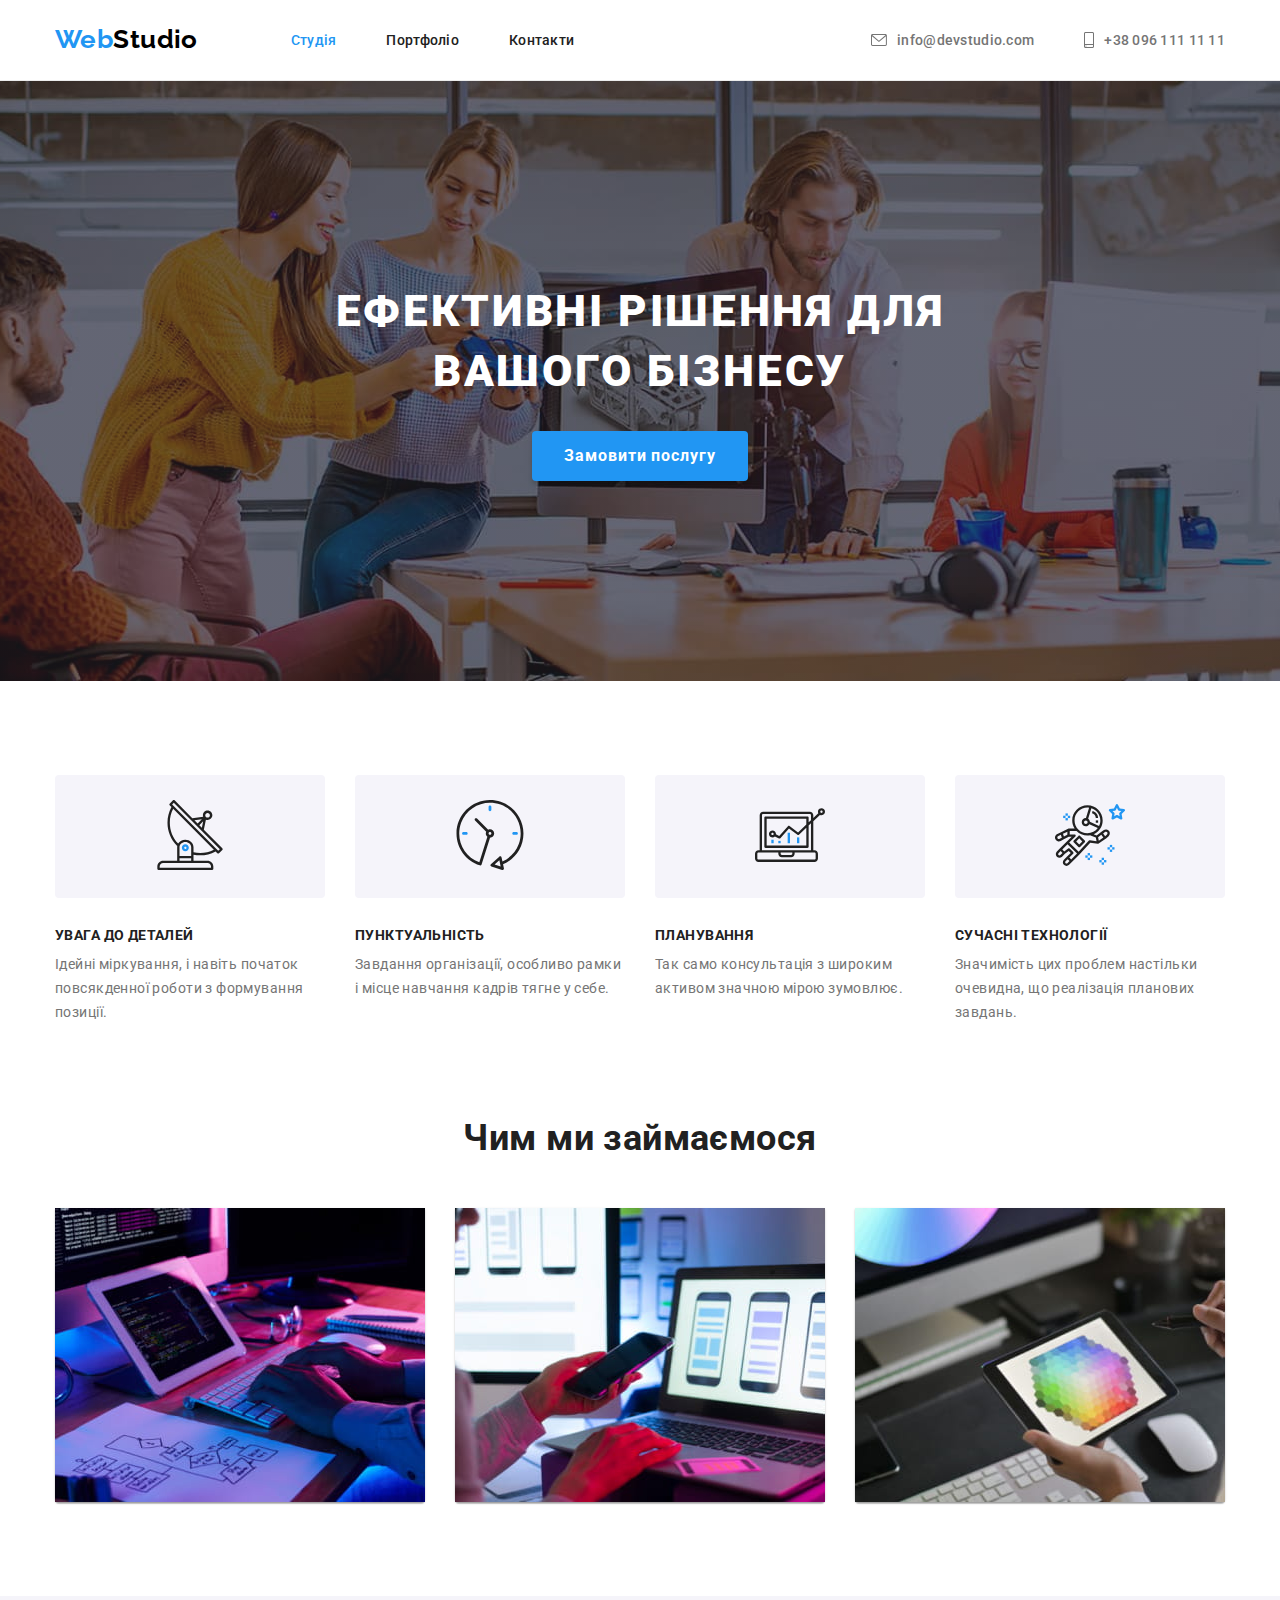
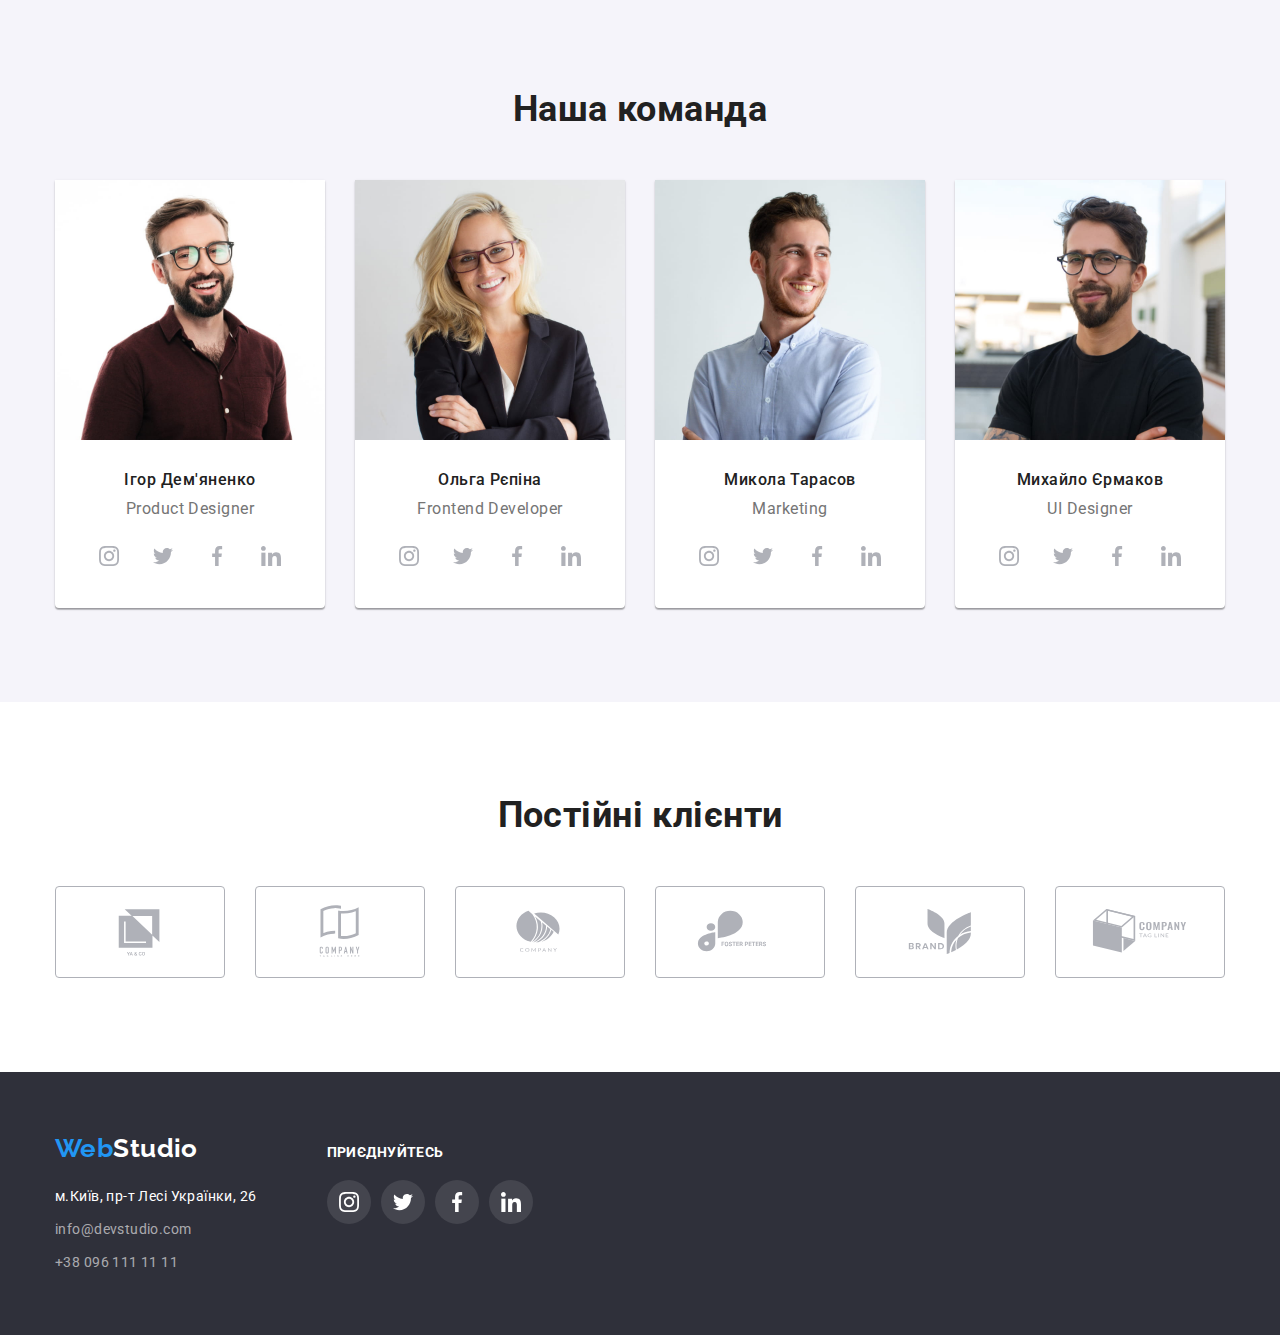
<file: index.html>
<!DOCTYPE html>
<html lang="uk">
  <head>
    <meta charset="UTF-8" />
    <meta http-equiv="X-UA-Compatible" content="IE=edge" />
    <meta name="viewport" content="width=device-width, initial-scale=1.0" />
    <title lang="en">WebStudio</title>
    <!--Custom styles-->
    <link
      rel="stylesheet"
      href="https://cdnjs.cloudflare.com/ajax/libs/modern-normalize/1.1.0/modern-normalize.min.css"
    />
    <link rel="stylesheet" href="./css/styles.css" />
    <link
      href="https://fonts.googleapis.com/css2?family=Oleo+Script&family=Raleway:wght@700&family=Roboto:wght@400;500;700;900&display=swap"
      rel="stylesheet"
    />
  </head>
  <body>
    <header class="page-header">
      <div class="container">
        <div class="nav">
        <nav  class="nav">
          <a class="logo-blue" href="index.html">Web<span class="logo-black">Studio</span></a>
          <ul class="nav-list">
            <li class="item"><a class="nav-link-current" href="index.html">Студія</a></li>
            <li class="item"><a class="nav-link" href="portfolio.html">Портфоліо</a></li>
            <li class="item"><a class="nav-link" href="index.html">Контакти</a></li>
          </ul>
        </nav>
        <div class="contant-nav">
          <a class="contact-link" href="mailto:info@devstudio.com">
            <svg class="contacts-icon" width="16" height="12">
              <use href="./images/icons/icons.svg#icon-envelope"></use>
            </svg>
            info@devstudio.com</a>
          <a class="contact-link" href="tel:+380961111111">
            <svg class="contacts-icon" width="10" height="16">
              <use href="./images/icons/icons.svg#icon-smartphone"></use>
            </svg>
            +38 096 111 11 11</a>
        </div>
      </div>
    </div>
    </header>
    <main>
      <!--Head-->
      <section class="cover">
       <div class="container">
        <h1 class="hero-title">Ефективні рішення для вашого бізнесу</h1>
        <button class="button" type="button">Замовити послугу</button>
      </div>
      </section>
      <!--Work-->
      <section class="work">
        <h2 class="visually-hidden">Переваги</h2>
        <div class="container">
        <ul class="list-features">
          <li>
            <div class="features-icon-list">
            <svg class="features-icon" width="70" height="70">
              <use href="./images/icons/icons.svg#icon-antenna"></use>
            </svg>
          </div>
            <h3 class="features-name">увага до деталей</h3>
            <p class="features-text"
              >Ідейні міркування, і навіть початок повсякденної роботи з формування позиції.</p
            >
          </li>
          <li>
            <div class="features-icon-list">
              <svg class="features-icon" width="70" height="70">
                <use href="./images/icons/icons.svg#icon-clock"></use>
              </svg>
            </div>
            <h3 class="features-name">пунктуальність</h3>
            <p class="features-text"
              >Завдання організації, особливо рамки і місце навчання кадрів тягне у себе.</p
            >
          </li>
          <li>
            <div class="features-icon-list">
              <svg class="features-icon" width="70" height="70">
                <use href="./images/icons/icons.svg#icon-diagram"></use>
              </svg>
            </div>
            <h3 class="features-name">планування</h3>
            <p class="features-text"
              >Так само консультація з широким активом значною мірою зумовлює.</p
            >
          </li>
          <li>
            <div class="features-icon-list">
              <svg class="features-icon" width="70" height="70">
                <use href="./images/icons/icons.svg#icon-astronaut"></use>
              </svg>
            </div>
            <h3 class="features-name">сучасні технології</h3>
            <p class="features-text"
              >Значимість цих проблем настільки очевидна, що реалізація планових завдань.</p
            >
          </li>
        </ul>
      </div>
      </section>
      <section class="section-we-doing">
        <div class="container">
        <h2 class="section-head">Чим ми займаємося</h2>
        <ul class="img-list">
          <li class="img-item"
            ><img
              src="./images/work/box1.jpg"
              alt="man typing on a keyboard"
              width="370"
              height="294"
          /></li>
          <li class="img-item"
            ><img
              src="./images/work/box2.jpg"
              alt="smartphone and laptop synchronization"
              width="370"
              height="294"
          /></li>
          <li class="img-item"
            ><img src="./images/work/box3.jpg" alt="colors on tablet" width="370" height="294"
          /></li>
        </ul>
      </div>
      </section>
      <!--Team-->
      <section class="team">
        <div class="container">
        <h2 class="section-head">Наша команда</h2>
        <ul class="team-img-list">
          <li class="team-card">
            <img
              src="./images/team/team-card-1.jpg"
              alt="Igor Demyanenko"
              width="270"
              height="260"
            />
            <div class="name-skill-item">
            <h3 class="name-item">Ігор Дем'яненко</h3>
            <p class="skill-item">Product Designer</p>
            <ul class="socials list">
              <li class="socials-item">
                <a
                  class="socials-link"
                  href="https://instagram.com"
                  target="_blank"
                  rel="noopener noreferrer"
                  aria-label="Instagram"
                >
                  <svg class="socials-icon" width="20" height="20">
                    <use href="./images/icons/icons.svg#icon-instagram"></use>
                  </svg>
                </a>
              </li>
              <li class="socials-item">
                <a
                  class="socials-link"
                  href="https://twitter.com"
                  aria-label="Twitter"
                  target="_blank"
                  rel="noopener noreferrer"
                >
                  <svg class="socials-icon" width="20" height="20">
                    <use href="./images/icons/icons.svg#icon-twitter"></use>
                  </svg>
                </a>
              </li>
              <li class="socials-item">
                <a
                  class="socials-link"
                  href="https://facebook.com"
                  aria-label="Facebook"
                  target="_blank"
                  rel="noopener noreferrer"
                >
                  <svg class="socials-icon" width="20" height="20">
                    <use href="./images/icons/icons.svg#icon-facebook"></use>
                  </svg>
                </a>
              </li>
              <li class="socials-item">
                <a
                  class="socials-link"
                  href="https://linkedin.com"
                  aria-label="LinkedIn"
                  target="_blank"
                  rel="noopener noreferrer"
                >
                  <svg class="socials-icon" width="20" height="20">
                    <use href="./images/icons/icons.svg#icon-linkedin"></use>
                  </svg>
                </a>
              </li>
            </ul>
          </div>
          </li>
          <li class="team-card">
            <img src="./images/team/team-card-2.jpg" alt="Olga Repina" width="270" height="260" />
            <div class="name-skill-item">
            <h3 class="name-item">Ольга Рєпіна</h3>
            <p class="skill-item">Frontend Developer</p>
            <ul class="socials list">
              <li class="socials-item">
                <a
                  class="socials-link link"
                  href="https://instagram.com"
                  target="_blank"
                  rel="noopener noreferrer"
                  aria-label="Instagram"
                >
                  <svg class="socials-icon" width="20" height="20">
                    <use href="./images/icons/icons.svg#icon-instagram"></use>
                  </svg>
                </a>
              </li>
              <li class="socials-item">
                <a
                  class="socials-link link"
                  href="https://twitter.com"
                  aria-label="Twitter"
                  target="_blank"
                  rel="noopener noreferrer"
                >
                  <svg class="socials-icon" width="20" height="20">
                    <use href="./images/icons/icons.svg#icon-twitter"></use>
                  </svg>
                </a>
              </li>
              <li class="socials-item">
                <a
                  class="socials-link link"
                  href="https://facebook.com"
                  aria-label="Facebook"
                  target="_blank"
                  rel="noopener noreferrer"
                >
                  <svg class="socials-icon" width="20" height="20">
                    <use href="./images/icons/icons.svg#icon-facebook"></use>
                  </svg>
                </a>
              </li>
              <li class="socials-item">
                <a
                  class="socials-link link"
                  href="https://linkedin.com"
                  aria-label="LinkedIn"
                  target="_blank"
                  rel="noopener noreferrer"
                >
                  <svg class="socials-icon" width="20" height="20">
                    <use href="./images/icons/icons.svg#icon-linkedin"></use>
                  </svg>
                </a>
              </li>
            </ul>
          </li>
          <li class="team-card">
            <img
              src="./images/team/team-card-3.jpg"
              alt="Mikola Tarasov"
              width="270"
              height="260"
            />
            <div class="name-skill-item">
            <h3 class="name-item">Микола Тарасов</h3>
            <p class="skill-item">Marketing</p>
            <ul class="socials list">
              <li class="socials-item">
                <a
                  class="socials-link link"
                  href="https://instagram.com"
                  target="_blank"
                  rel="noopener noreferrer"
                  aria-label="Instagram"
                >
                  <svg class="socials-icon" width="20" height="20">
                    <use href="./images/icons/icons.svg#icon-instagram"></use>
                  </svg>
                </a>
              </li>
              <li class="socials-item">
                <a
                  class="socials-link link"
                  href="https://twitter.com"
                  aria-label="Twitter"
                  target="_blank"
                  rel="noopener noreferrer"
                >
                  <svg class="socials-icon" width="20" height="20">
                    <use href="./images/icons/icons.svg#icon-twitter"></use>
                  </svg>
                </a>
              </li>
              <li class="socials-item">
                <a
                  class="socials-link link"
                  href="https://facebook.com"
                  aria-label="Facebook"
                  target="_blank"
                  rel="noopener noreferrer"
                >
                  <svg class="socials-icon" width="20" height="20">
                    <use href="./images/icons/icons.svg#icon-facebook"></use>
                  </svg>
                </a>
              </li>
              <li class="socials-item">
                <a
                  class="socials-link link"
                  href="https://linkedin.com"
                  aria-label="LinkedIn"
                  target="_blank"
                  rel="noopener noreferrer"
                >
                  <svg class="socials-icon" width="20" height="20">
                    <use href="./images/icons/icons.svg#icon-linkedin"></use>
                  </svg>
                </a>
              </li>
            </ul>
          </div>
          </li>
          <li class="team-card">
            <img
              src="./images/team/team-card-4.jpg"
              alt="Mikhailo Yermakov"
              width="270"
              height="260"
            />
            <div class="name-skill-item">
            <h3 class="name-item">Михайло Єрмаков</h3>
            <p class="skill-item">UI Designer</p>
            <ul class="socials list">
              <li class="socials-item">
                <a
                  class="socials-link link"
                  href="https://instagram.com"
                  target="_blank"
                  rel="noopener noreferrer"
                  aria-label="Instagram"
                >
                  <svg class="socials-icon" width="20" height="20">
                    <use href="./images/icons/icons.svg#icon-instagram"></use>
                  </svg>
                </a>
              </li>
              <li class="socials-item">
                <a
                  class="socials-link link"
                  href="https://twitter.com"
                  aria-label="Twitter"
                  target="_blank"
                  rel="noopener noreferrer"
                >
                  <svg class="socials-icon" width="20" height="20">
                    <use href="./images/icons/icons.svg#icon-twitter"></use>
                  </svg>
                </a>
              </li>
              <li class="socials-item">
                <a
                  class="socials-link link"
                  href="https://facebook.com"
                  aria-label="Facebook"
                  target="_blank"
                  rel="noopener noreferrer"
                >
                  <svg class="socials-icon" width="20" height="20">
                    <use href="./images/icons/icons.svg#icon-facebook"></use>
                  </svg>
                </a>
              </li>
              <li class="socials-item">
                <a
                  class="socials-link link"
                  href="https://linkedin.com"
                  aria-label="LinkedIn"
                  target="_blank"
                  rel="noopener noreferrer"
                >
                  <svg class="socials-icon" width="20" height="20">
                    <use href="./images/icons/icons.svg#icon-linkedin"></use>
                  </svg>
                </a>
              </li>
            </ul>
          </div>
          </li>
        </ul>
      </div>
      </section>
      <!-- Clients -->
      <section class="clients-section">
        <div class="container">
        <h2 class="section-head clients">Постійні клієнти</h2>
        <ul class="section-clients list">
          <li><a class="clients-icon-list" href="index.html" target="_blank"
            rel="noopener noreferrer">
            <svg class="clients-icon" width="106" height="60">
              <use href="./images/icons/icons.svg#icon-Client-1"></use>
            </svg></a>
          </li>
          <li><a class="clients-icon-list" href="index.html" target="_blank"
            rel="noopener noreferrer">
            <svg class="clients-icon" width="106" height="60">
              <use href="./images/icons/icons.svg#icon-Client-2"></use>
            </svg></a>
          </li>
          <li><a class="clients-icon-list" href="index.html" target="_blank"
            rel="noopener noreferrer">
            <svg class="clients-icon" width="106" height="60">
              <use href="./images/icons/icons.svg#icon-Client-3"></use>
            </svg></a>
          </li>
          <li><a class="clients-icon-list" href="index.html" target="_blank"
            rel="noopener noreferrer">
            <svg class="clients-icon" width="106" height="60">
              <use href="./images/icons/icons.svg#icon-Client-4"></use>
            </svg></a>
          </li>
          <li><a class="clients-icon-list" href="index.html" target="_blank"
            rel="noopener noreferrer">
            <svg class="clients-icon" width="106" height="60">
              <use href="./images/icons/icons.svg#icon-Client-5"></use>
            </svg></a>
          </li>
          <li><a class="clients-icon-list" href="index.html" target="_blank"
            rel="noopener noreferrer">
            <svg class="clients-icon" width="106" height="60">
              <use href="./images/icons/icons.svg#icon-Client-6"></use>
            </svg></a>
          </li>
        </ul>
      </div>
      </section>
    </main>
    <footer class="footer-item">
      <div class="container footer-group">
      <div class="logo-footer">
        <a href="index.html" class="logo-blue"
          >Web<span class="logo-white">Studio</span></a
        >
        <address class="address">
          <ul class="address-list list">
            <li class="address-item">
              <a
                class="address-place"
                href="https://goo.gl/maps/5dyNqoqy7dvXmAK19"
                target="_blank"
                rel="noopener nofollow"
                >м.Київ, пр-т Лесі Українки, 26</a
              >
            </li>
            <li class="address-item">
              <a class="address-contact" href="mailto:info@devstudio.com">info@devstudio.com</a>
            </li>
            <li class="address-item">
              <a class="address-contact" href="tel:+380961111111">+38 096 111 11 11</a>
            </li>
          </ul>
        </address>
      </div>
   <div class="socials-block">
    <p class="come-over">приєднуйтесь</p>
    <ul class="footer-socials list">
      <li class="footer-socials-item">
        <a
          class="footer-socials-link"
          href="https://instagram.com"
          target="_blank"
          rel="noopener noreferrer"
          aria-label="Instagram"
        >
          <svg class="footer-socials-icon" width="20" height="20">
            <use href="./images/icons/icons.svg#icon-instagram"></use>
          </svg>
        </a>
      </li>
      <li class="footer-socials-item">
        <a
          class="footer-socials-link"
          href="https://twitter.com"
          aria-label="Twitter"
          target="_blank"
          rel="noopener noreferrer"
        >
          <svg class="footer-socials-icon" width="20" height="20">
            <use href="./images/icons/icons.svg#icon-twitter"></use>
          </svg>
        </a>
      </li>
      <li class="footer-socials-item">
        <a
          class="footer-socials-link"
          href="https://facebook.com"
          aria-label="Facebook"
          target="_blank"
          rel="noopener noreferrer"
        >
          <svg class="footer-socials-icon" width="20" height="20">
            <use href="./images/icons/icons.svg#icon-facebook"></use>
          </svg>
        </a>
      </li>
      <li class="footer-socials-item">
        <a
          class="footer-socials-link"
          href="https://linkedin.com"
          aria-label="LinkedIn"
          target="_blank"
          rel="noopener noreferrer"
        >
          <svg class="footer-socials-icon" width="20" height="20">
            <use href="./images/icons/icons.svg#icon-linkedin"></use>
          </svg>
        </a>
      </li>
    </ul>
   </div>
  </div>
    </footer>
  </body>
</html>
</file>
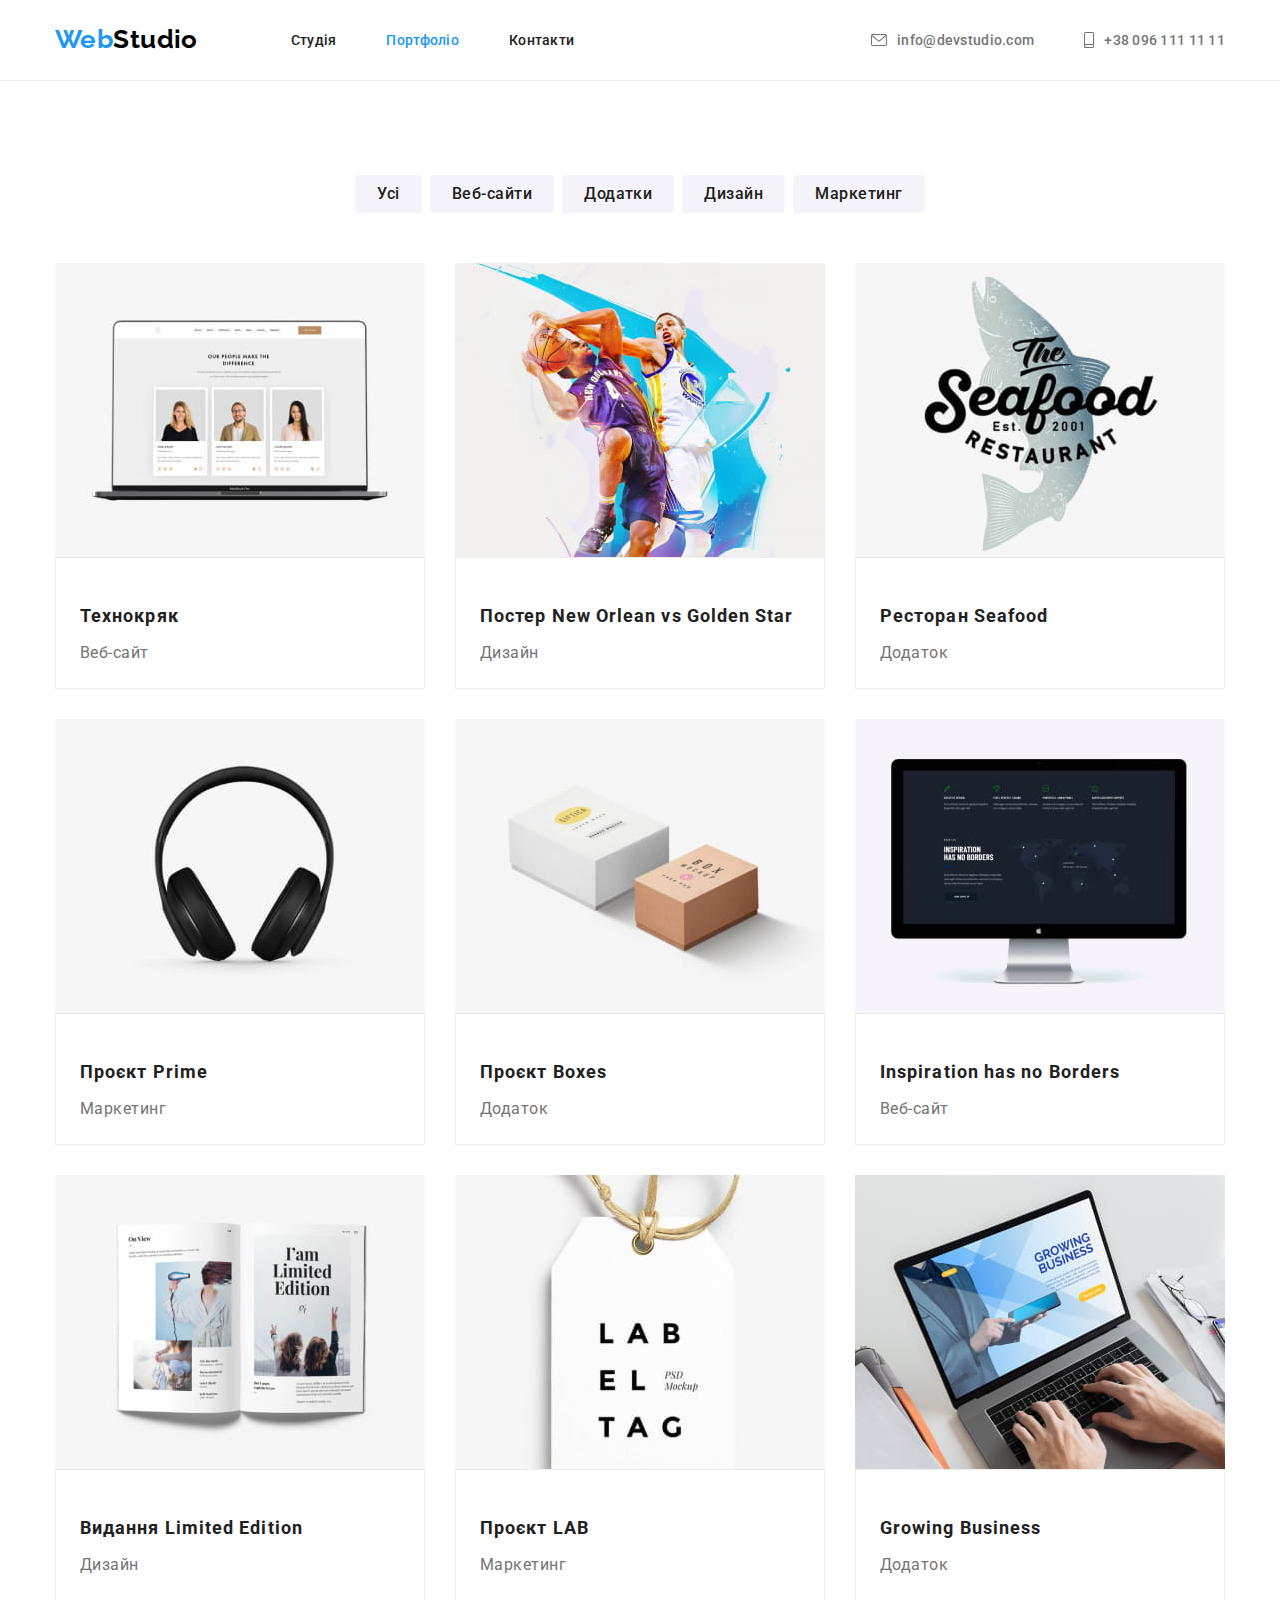
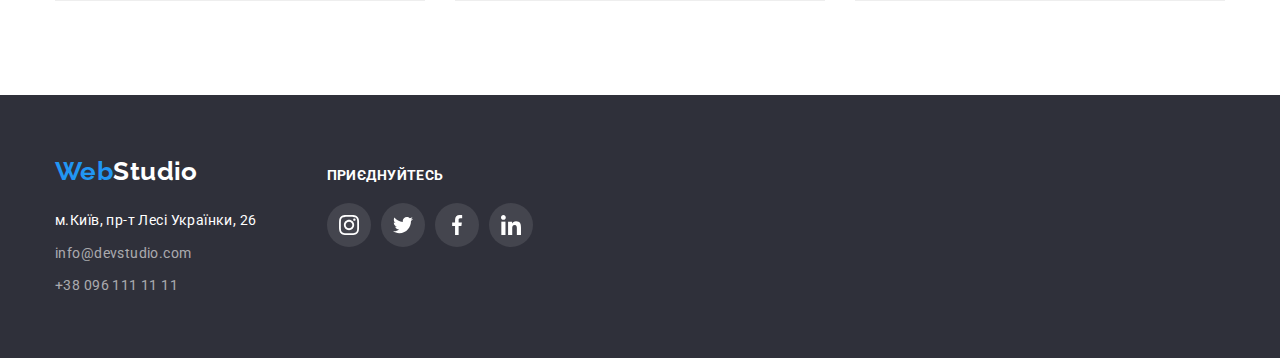
<file: portfolio.html>
<!DOCTYPE html>
<html lang="uk">
  <head>
    <meta charset="UTF-8" />
    <meta http-equiv="X-UA-Compatible" content="IE=edge" />
    <meta name="viewport" content="width=device-width, initial-scale=1.0" />
    <title lang="en">WebStudio</title>
    <!--Custom styles-->
    <link
      rel="stylesheet"
      href="https://cdnjs.cloudflare.com/ajax/libs/modern-normalize/1.1.0/modern-normalize.min.css"
    />
    <link rel="stylesheet" href="./css/styles.css" />
    <link
      href="https://fonts.googleapis.com/css2?family=Oleo+Script&family=Raleway:wght@700&family=Roboto:wght@400;500;700;900&display=swap"
      rel="stylesheet"
    />
  </head>
  <body>
    <header class="page-header">
      <div class="container">
        <div class="nav">
          <nav class="nav">
            <a class="logo-blue" href="index.html">Web<span class="logo-black">Studio</span></a>
            <ul class="nav-list">
              <li class="item"><a class="nav-link" href="index.html">Студія</a></li>
              <li class="item"><a class="nav-link-current" href="portfolio.html">Портфоліо</a></li>
              <li class="item"><a class="nav-link" href="index.html">Контакти</a></li>
            </ul>
          </nav>
          <div class="contant-nav">
            <a class="contact-link" href="mailto:info@devstudio.com">
              <svg class="contacts-icon" width="16" height="12">
                <use href="./images/icons/icons.svg#icon-envelope"></use>
              </svg>
              info@devstudio.com</a
            >
            <a class="contact-link" href="tel:+380961111111">
              <svg class="contacts-icon" width="10" height="16">
                <use href="./images/icons/icons.svg#icon-smartphone"></use>
              </svg>
              +38 096 111 11 11</a
            >
          </div>
        </div>
      </div>
    </header>
    <main>
      <div class="container">
        <section class="main-section">
          <h1 class="visually-hidden">Portfolio</h1>
          <ul class="group-nav list">
            <li><button class="btn" type="button">Усі</button></li>
            <li><button class="btn" type="button">Веб-сайти</button></li>
            <li><button class="btn" type="button">Додатки</button></li>
            <li><button class="btn" type="button">Дизайн</button></li>
            <li><button class="btn" type="button">Маркетинг</button></li>
          </ul>
          <ul class="img-portfolio">
            <li
              ><a
                class="portfolio-card"
                href="index.html"
                target="_blank"
                rel="noopener noreferrer"
              >
                <img
                  src="./images/portfolio/portfolio-1.jpg"
                  alt="Website"
                  width="370"
                  height="294"
                />
                <div class="project-name-text">
                  <h2 class="project-name">Технокряк</h2>
                  <p class="project-text">Веб-сайт</p>
                </div></a
              >
            </li>
            <li
              ><a
                class="portfolio-card"
                href="index.html"
                target="_blank"
                rel="noopener noreferrer"
              >
                <img
                  src="./images/portfolio/portfolio-2.jpg"
                  alt="New Orleans vs Golden Star poster"
                  width="370"
                  height="294"
                />
                <div class="project-name-text">
                  <h2 class="project-name">Постер New Orlean vs Golden Star</h2>
                  <p class="project-text">Дизайн</p>
                </div>
              </a>
            </li>
            <li
              ><a
                class="portfolio-card"
                href="index.html"
                target="_blank"
                rel="noopener noreferrer"
              >
                <img
                  src="./images/portfolio/portfolio-3.jpg"
                  alt="Seafood restaurant"
                  width="370"
                  height="294"
                />
                <div class="project-name-text">
                  <h2 class="project-name">Ресторан Seafood</h2>
                  <p class="project-text">Додаток</p>
                </div>
              </a>
            </li>
            <li
              ><a
                class="portfolio-card"
                href="index.html"
                target="_blank"
                rel="noopener noreferrer"
              >
                <img
                  src="./images/portfolio/portfolio-4.jpg"
                  alt="Project Prime"
                  width="370"
                  height="294"
                />
                <div class="project-name-text">
                  <h2 class="project-name">Проєкт Prime</h2>
                  <p class="project-text">Маркетинг</p>
                </div></a
              >
            </li>
            <li
              ><a
                class="portfolio-card"
                href="index.html"
                target="_blank"
                rel="noopener noreferrer"
              >
                <img
                  src="./images/portfolio/portfolio-5.jpg"
                  alt="Project Boxes"
                  width="370"
                  height="294"
                />
                <div class="project-name-text">
                  <h2 class="project-name">Проєкт Boxes</h2>
                  <p class="project-text">Додаток</p>
                </div>
              </a>
            </li>

            <li
              ><a
                class="portfolio-card"
                href="index.html"
                target="_blank"
                rel="noopener noreferrer"
              >
                <img
                  src="./images/portfolio/portfolio-6.jpg"
                  alt="Inspiration has no Borders"
                  width="370"
                  height="294"
                />
                <div class="project-name-text">
                  <h2 class="project-name">Inspiration has no Borders</h2>
                  <p class="project-text">Веб-сайт</p>
                </div></a
              >
            </li>
            <li
              ><a
                class="portfolio-card"
                href="index.html"
                target="_blank"
                rel="noopener noreferrer"
              >
                <img
                  src="./images/portfolio/portfolio-7.jpg"
                  alt="Limited Edition"
                  width="370"
                  height="294"
                />
                <div class="project-name-text">
                  <h2 class="project-name">Видання Limited Edition</h2>
                  <p class="project-text">Дизайн</p>
                </div></a
              >
            </li>
            <li
              ><a
                class="portfolio-card"
                href="index.html"
                target="_blank"
                rel="noopener noreferrer"
              >
                <img
                  src="./images/portfolio/portfolio-8.jpg"
                  alt="Project LAB"
                  width="370"
                  height="294"
                />
                <div class="project-name-text">
                  <h2 class="project-name">Проєкт LAB</h2>
                  <p class="project-text">Маркетинг</p>
                </div></a
              >
            </li>
            <li
              ><a
                class="portfolio-card"
                href="index.html"
                target="_blank"
                rel="noopener noreferrer"
              >
                <img
                  src="./images/portfolio/portfolio-9.jpg"
                  alt="Growing Business"
                  width="370"
                  height="294"
                />
                <div class="project-name-text">
                  <h2 class="project-name">Growing Business</h2>
                  <p class="project-text">Додаток</p>
                </div>
              </a>
            </li>
          </ul>
        </section>
      </div>
    </main>
    <footer class="footer-item">
      <div class="container footer-group">
        <div class="logo-footer">
          <a href="index.html" class="logo-blue">Web<span class="logo-white">Studio</span></a>
          <address class="address">
            <ul class="address-list list">
              <li class="address-item">
                <a
                  class="address-place"
                  href="https://goo.gl/maps/5dyNqoqy7dvXmAK19"
                  target="_blank"
                  rel="noopener nofollow"
                  >м.Київ, пр-т Лесі Українки, 26</a
                >
              </li>
              <li class="address-item">
                <a class="address-contact" href="mailto:info@devstudio.com">info@devstudio.com</a>
              </li>
              <li class="address-item">
                <a class="address-contact" href="tel:+380961111111">+38 096 111 11 11</a>
              </li>
            </ul>
          </address>
        </div>
        <div class="socials-block">
          <p class="come-over">приєднуйтесь</p>
          <ul class="footer-socials list">
            <li class="footer-socials-item">
              <a
                class="footer-socials-link"
                href="https://instagram.com"
                target="_blank"
                rel="noopener noreferrer"
                aria-label="Instagram"
              >
                <svg class="footer-socials-icon" width="20" height="20">
                  <use href="./images/icons/icons.svg#icon-instagram"></use>
                </svg>
              </a>
            </li>
            <li class="footer-socials-item">
              <a
                class="footer-socials-link"
                href="https://twitter.com"
                aria-label="Twitter"
                target="_blank"
                rel="noopener noreferrer"
              >
                <svg class="footer-socials-icon" width="20" height="20">
                  <use href="./images/icons/icons.svg#icon-twitter"></use>
                </svg>
              </a>
            </li>
            <li class="footer-socials-item">
              <a
                class="footer-socials-link"
                href="https://facebook.com"
                aria-label="Facebook"
                target="_blank"
                rel="noopener noreferrer"
              >
                <svg class="footer-socials-icon" width="20" height="20">
                  <use href="./images/icons/icons.svg#icon-facebook"></use>
                </svg>
              </a>
            </li>
            <li class="footer-socials-item">
              <a
                class="footer-socials-link"
                href="https://linkedin.com"
                aria-label="LinkedIn"
                target="_blank"
                rel="noopener noreferrer"
              >
                <svg class="footer-socials-icon" width="20" height="20">
                  <use href="./images/icons/icons.svg#icon-linkedin"></use>
                </svg>
              </a>
            </li>
          </ul>
        </div>
      </div>
    </footer>
  </body>
</html>
</file>
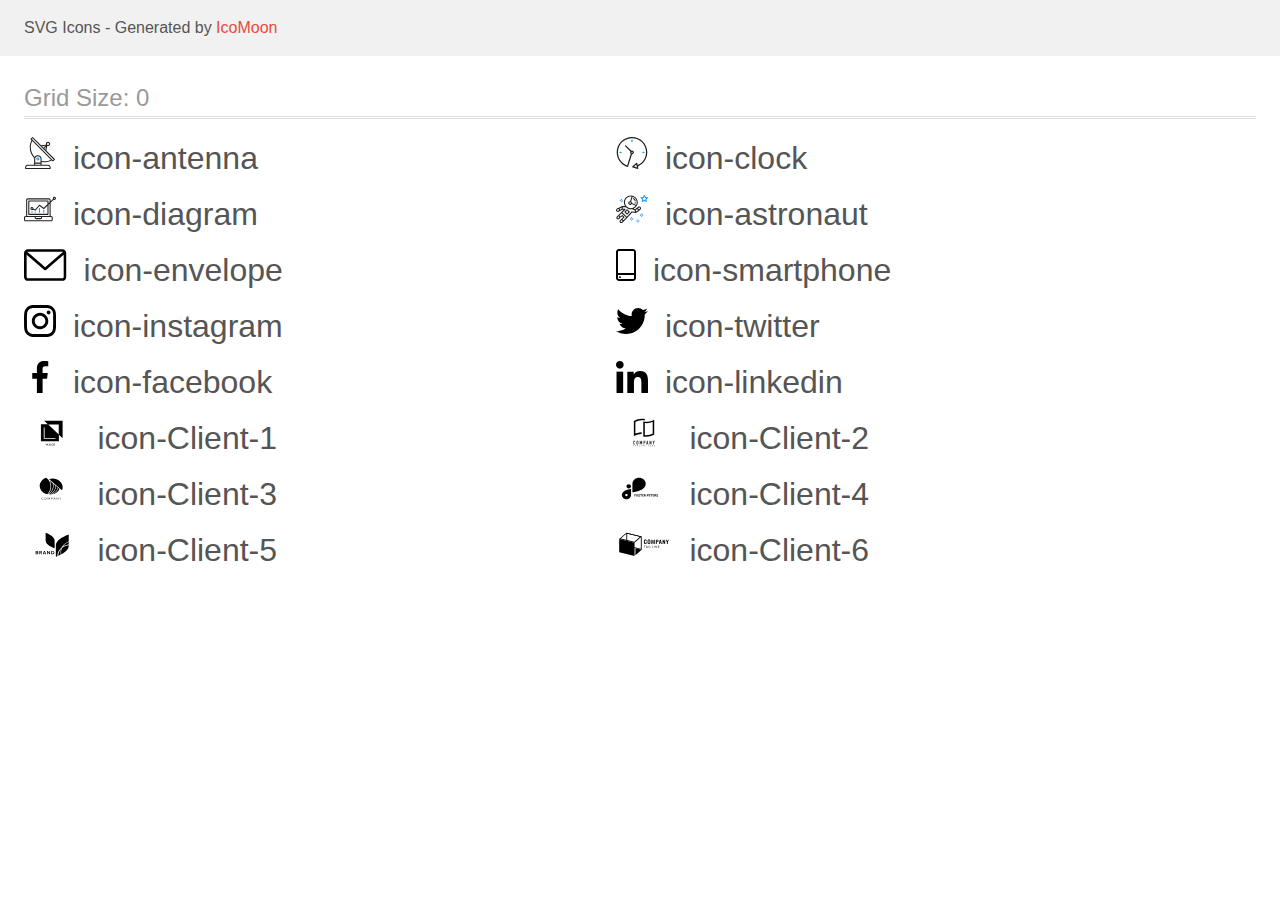
<file: icon/icomoon/demo.html>
<!doctype html>
<html>
<head>
    <title>IcoMoon - SVG Icons</title>
    <meta charset="utf-8">
    <meta name="viewport" content="width=device-width, initial-scale=1">
    <link rel="stylesheet" href="demo-files/demo.css">
    <link rel="stylesheet" href="style.css">
</head>
<body>
<svg aria-hidden="true" style="position: absolute; width: 0; height: 0; overflow: hidden;" version="1.1" xmlns="http://www.w3.org/2000/svg" xmlns:xlink="http://www.w3.org/1999/xlink">
<defs>
<symbol id="icon-antenna" viewBox="0 0 32 32">
<path fill="#212121" style="fill: var(--color1, #212121)" d="M30.773 22.098l-8.443-8.505 0.937-4.615c0.242 0.094 0.499 0.144 0.758 0.146h0.006c1.192 0.014 2.17-0.941 2.184-2.133s-0.941-2.17-2.133-2.184c-1.192-0.014-2.17 0.941-2.184 2.133-0.003 0.255 0.039 0.509 0.125 0.749l-4.96 0.605-8.091-8.133c-0.099-0.101-0.235-0.159-0.377-0.16-0.14 0.001-0.274 0.056-0.373 0.155l-1.513 1.504c-0.208 0.208-0.208 0.546 0 0.754l0.814 0.826c-3.153 5.798-2.129 12.978 2.519 17.663 0.043 0.041 0.092 0.074 0.146 0.098-0.034 0.18-0.051 0.364-0.052 0.547v6.187h-6.4c-1.472 0.002-2.665 1.195-2.667 2.667v1.067c0 0.295 0.239 0.533 0.533 0.533h24.533c0.295 0 0.533-0.239 0.533-0.533v-1.067c-0.002-1.472-1.195-2.665-2.667-2.667h-6.4v-2.742c1.003 0.21 2.024 0.317 3.049 0.32 2.458-0.003 4.877-0.615 7.040-1.783l0.818 0.823c0.099 0.101 0.235 0.159 0.377 0.16 0.14-0.001 0.274-0.056 0.373-0.155l1.513-1.504c0.208-0.208 0.208-0.546 0-0.754zM23.28 6.233c0.418-0.415 1.093-0.414 1.508 0.004s0.414 1.093-0.004 1.508c-0.2 0.199-0.47 0.31-0.752 0.31h-0.003c-0.589-0.003-1.064-0.483-1.061-1.072 0.002-0.282 0.115-0.552 0.314-0.751h-0.002zM22.024 9.738l-0.598 2.946-1.175-1.182 1.774-1.763zM21.419 8.836l-1.92 1.909-1.485-1.493 3.405-0.415zM24.004 28.8c0.884 0 1.6 0.716 1.6 1.6v0.533h-23.467v-0.533c0-0.884 0.716-1.6 1.6-1.6h20.267zM16.537 26.667v1.067h-5.333v-1.067h5.333zM11.204 25.6v-4.053c0-1.294 1.196-2.347 2.667-2.347s2.667 1.053 2.667 2.347v4.053h-5.333zM17.604 23.904v-2.357c0-1.882-1.675-3.413-3.733-3.413-1.331-0.020-2.576 0.657-3.281 1.786-4.058-4.274-4.971-10.645-2.279-15.887l18.602 18.708c-2.872 1.461-6.165 1.873-9.309 1.163zM28.893 23.22l-21.057-21.181 0.755-0.752 7.935 7.98c0.004 0 0.006 0.007 0.010 0.010l13.115 13.191-0.757 0.752z"></path>
<path fill="#2196f3" style="fill: var(--color2, #2196f3)" d="M13.876 20.267h-0.005c-0.884-0.001-1.601 0.714-1.602 1.598s0.714 1.601 1.598 1.602h0.005c0.884 0.001 1.601-0.714 1.602-1.598s-0.714-1.601-1.598-1.602zM14.249 22.245c-0.1 0.1-0.236 0.156-0.378 0.155-0.295-0.002-0.532-0.242-0.531-0.536 0.001-0.141 0.057-0.276 0.157-0.375s0.233-0.154 0.373-0.155c0.295 0.002 0.532 0.241 0.53 0.536-0.001 0.141-0.057 0.276-0.157 0.375h0.005z"></path>
</symbol>
<symbol id="icon-clock" viewBox="0 0 32 32">
<path fill="#212121" style="fill: var(--color1, #212121)" d="M31.297 15.301c-0.002-8.452-6.855-15.303-15.308-15.301s-15.303 6.855-15.301 15.308c0.001 6.658 4.307 12.551 10.649 14.576 0.061 0.019 0.124 0.029 0.187 0.029 0.121-0 0.239-0.032 0.342-0.094 0.135-0.080 0.236-0.207 0.283-0.356l3.865-12.25c1.057-0.005 1.909-0.866 1.903-1.923s-0.866-1.909-1.923-1.903c-0.284 0.001-0.565 0.067-0.82 0.191l-5.106-5.107c-0.253-0.245-0.657-0.238-0.902 0.016-0.239 0.247-0.239 0.639 0 0.886l5.103 5.109c-0.392 0.799-0.168 1.764 0.536 2.309l-3.683 11.673c-7.278-2.681-11.004-10.754-8.323-18.032s10.754-11.004 18.032-8.323 11.004 10.754 8.323 18.032c-1.31 3.556-4.001 6.431-7.462 7.973l-0.398-1.874c-0.073-0.344-0.411-0.565-0.756-0.492-0.109 0.023-0.209 0.074-0.292 0.148l-3.837 3.426c-0.263 0.234-0.287 0.637-0.052 0.9 0.076 0.085 0.174 0.149 0.283 0.184l4.899 1.563c0.335 0.108 0.694-0.077 0.802-0.412 0.034-0.106 0.040-0.219 0.017-0.328l-0.391-1.839c5.664-2.388 9.342-7.942 9.329-14.089zM15.992 14.664c0.352 0 0.638 0.286 0.638 0.638s-0.286 0.638-0.638 0.638c-0.352 0-0.638-0.285-0.638-0.638s0.285-0.638 0.638-0.638zM18.093 29.528l2.184-1.948 0.603 2.84-2.787-0.892z"></path>
<path fill="#2196f3" style="fill: var(--color2, #2196f3)" d="M15.354 3.185v1.275c0 0.352 0.285 0.638 0.638 0.638s0.638-0.285 0.638-0.638v-1.275c0-0.352-0.286-0.638-0.638-0.638s-0.638 0.286-0.638 0.638z"></path>
<path fill="#2196f3" style="fill: var(--color2, #2196f3)" d="M3.876 14.664c-0.352 0-0.638 0.286-0.638 0.638s0.285 0.638 0.638 0.638h1.275c0.352 0 0.638-0.285 0.638-0.638s-0.285-0.638-0.638-0.638h-1.275z"></path>
<path fill="#2196f3" style="fill: var(--color2, #2196f3)" d="M28.108 15.939c0.352 0 0.638-0.285 0.638-0.638s-0.285-0.638-0.638-0.638h-1.275c-0.352 0-0.638 0.286-0.638 0.638s0.286 0.638 0.638 0.638h1.275z"></path>
</symbol>
<symbol id="icon-diagram" viewBox="0 0 32 32">
<path fill="#2196f3" style="fill: var(--color2, #2196f3)" d="M14.926 14.965h1.066v4.798h-1.066v-4.797z"></path>
<path fill="#2196f3" style="fill: var(--color2, #2196f3)" d="M19.19 17.097h1.066v2.665h-1.066v-2.665z"></path>
<path fill="#2196f3" style="fill: var(--color2, #2196f3)" d="M10.661 18.696h1.066v1.066h-1.066v-1.066z"></path>
<path fill="#2196f3" style="fill: var(--color2, #2196f3)" d="M7.463 18.163h1.066v1.599h-1.066v-1.599z"></path>
<path fill="#212121" style="fill: var(--color1, #212121)" d="M1.599 28.291h25.587c0.883 0 1.599-0.716 1.599-1.599v-2.132c0-0.883-0.716-1.599-1.599-1.599h-0.533v-13.293l3.028-2.868c0.703 0.346 1.553 0.136 2.013-0.499s0.396-1.508-0.152-2.068-1.42-0.644-2.065-0.198c-0.644 0.446-0.873 1.292-0.542 2.002l-2.281 2.163v-1.23c0-0.883-0.716-1.599-1.599-1.599h-21.322c-0.883 0-1.599 0.716-1.599 1.599v15.992h-0.533c-0.883 0-1.599 0.716-1.599 1.599v2.132c0 0.883 0.716 1.599 1.599 1.599zM30.384 4.837c0.294 0 0.533 0.239 0.533 0.533s-0.239 0.533-0.533 0.533c-0.294 0-0.533-0.239-0.533-0.533s0.239-0.533 0.533-0.533zM3.198 6.969c0-0.294 0.239-0.533 0.533-0.533h21.322c0.294 0 0.533 0.239 0.533 0.533v2.239l-1.066 1.013v-2.186c0-0.294-0.239-0.533-0.533-0.533h-19.19c-0.294 0-0.533 0.239-0.533 0.533v13.326c0 0.294 0.239 0.533 0.533 0.533h19.19c0.294 0 0.533-0.239 0.533-0.533v-9.674l1.066-1.010v12.284h-22.388v-15.992zM7.996 13.899c-0.721-0.002-1.354 0.478-1.546 1.174s0.105 1.433 0.725 1.801c0.62 0.368 1.41 0.276 1.928-0.226l1.853 0.93c0.215 0.108 0.476 0.057 0.636-0.123l3.939-4.431 3.872 2.901c0.208 0.156 0.498 0.139 0.686-0.039l3.365-3.188v8.131h-18.124v-12.26h18.124v2.66l-3.771 3.572-3.904-2.927c-0.222-0.166-0.534-0.135-0.718 0.072l-3.993 4.493-1.493-0.746c0.011-0.064 0.018-0.129 0.020-0.193 0-0.883-0.716-1.599-1.599-1.599zM8.529 15.498c0 0.294-0.239 0.533-0.533 0.533s-0.533-0.239-0.533-0.533c0-0.294 0.239-0.533 0.533-0.533s0.533 0.239 0.533 0.533zM11.727 24.027h5.331v0.533c0 0.294-0.239 0.533-0.533 0.533h-4.264c-0.294 0-0.533-0.239-0.533-0.533v-0.533zM1.066 24.56c0-0.294 0.239-0.533 0.533-0.533h9.062v0.533c0 0.883 0.716 1.599 1.599 1.599h4.264c0.883 0 1.599-0.716 1.599-1.599v-0.533h9.062c0.294 0 0.533 0.239 0.533 0.533v2.132c0 0.294-0.239 0.533-0.533 0.533h-25.587c-0.294 0-0.533-0.239-0.533-0.533v-2.132z"></path>
</symbol>
<symbol id="icon-astronaut" viewBox="0 0 32 32">
<path fill="#2196f3" style="fill: var(--color2, #2196f3)" d="M31.974 4.524c-0.063-0.193-0.229-0.333-0.43-0.363l-1.91-0.278-0.855-1.731c-0.179-0.365-0.777-0.365-0.956 0l-0.855 1.731-1.91 0.278c-0.201 0.029-0.367 0.17-0.431 0.363-0.062 0.193-0.011 0.405 0.135 0.547l1.383 1.348-0.326 1.903c-0.034 0.2 0.048 0.402 0.212 0.522 0.166 0.121 0.382 0.135 0.562 0.040l1.709-0.899 1.709 0.899c0.078 0.041 0.164 0.061 0.249 0.061 0.11 0 0.221-0.034 0.314-0.102 0.164-0.119 0.246-0.322 0.212-0.522l-0.326-1.903 1.383-1.348c0.145-0.142 0.197-0.354 0.135-0.547zM29.511 5.851c-0.125 0.122-0.183 0.299-0.153 0.472l0.191 1.114-1-0.526c-0.078-0.041-0.163-0.061-0.249-0.061s-0.17 0.020-0.249 0.061l-1.001 0.526 0.191-1.114c0.030-0.173-0.028-0.349-0.153-0.472l-0.81-0.789 1.119-0.163c0.174-0.025 0.324-0.134 0.402-0.292l0.5-1.013 0.5 1.013c0.078 0.157 0.228 0.267 0.402 0.292l1.119 0.163-0.809 0.789z"></path>
<path fill="#2196f3" style="fill: var(--color2, #2196f3)" d="M26.134 20.522h-1.067v1.067h1.067v-1.067z"></path>
<path fill="#2196f3" style="fill: var(--color2, #2196f3)" d="M26.134 22.656h-1.067v1.067h1.067v-1.067z"></path>
<path fill="#2196f3" style="fill: var(--color2, #2196f3)" d="M27.2 21.589h-1.067v1.067h1.067v-1.067z"></path>
<path fill="#2196f3" style="fill: var(--color2, #2196f3)" d="M25.067 21.589h-1.067v1.067h1.067v-1.067z"></path>
<path fill="#2196f3" style="fill: var(--color2, #2196f3)" d="M22.4 26.389h-1.067v1.067h1.067v-1.067z"></path>
<path fill="#2196f3" style="fill: var(--color2, #2196f3)" d="M22.4 28.522h-1.067v1.067h1.067v-1.067z"></path>
<path fill="#2196f3" style="fill: var(--color2, #2196f3)" d="M23.467 27.456h-1.067v1.067h1.067v-1.067z"></path>
<path fill="#2196f3" style="fill: var(--color2, #2196f3)" d="M21.333 27.456h-1.067v1.067h1.067v-1.067z"></path>
<path fill="#2196f3" style="fill: var(--color2, #2196f3)" d="M16 24.256h-1.067v1.067h1.067v-1.067z"></path>
<path fill="#2196f3" style="fill: var(--color2, #2196f3)" d="M16 26.389h-1.067v1.067h1.067v-1.067z"></path>
<path fill="#2196f3" style="fill: var(--color2, #2196f3)" d="M17.067 25.322h-1.067v1.067h1.067v-1.067z"></path>
<path fill="#2196f3" style="fill: var(--color2, #2196f3)" d="M14.933 25.322h-1.067v1.067h1.067v-1.067z"></path>
<path fill="#2196f3" style="fill: var(--color2, #2196f3)" d="M5.867 6.122h-1.067v1.067h1.067v-1.067z"></path>
<path fill="#2196f3" style="fill: var(--color2, #2196f3)" d="M5.867 8.255h-1.067v1.067h1.067v-1.067z"></path>
<path fill="#2196f3" style="fill: var(--color2, #2196f3)" d="M6.933 7.189h-1.067v1.067h1.067v-1.067z"></path>
<path fill="#2196f3" style="fill: var(--color2, #2196f3)" d="M4.8 7.189h-1.067v1.067h1.067v-1.067z"></path>
<path fill="#212121" style="fill: var(--color1, #212121)" d="M24.715 14.159c-0.287-0.388-0.709-0.637-1.188-0.705-0.481-0.068-0.956 0.058-1.34 0.352l-1.252 0.96-1.898 1.417-1.358-0.541c2.421-1.086 4.114-3.508 4.114-6.32 0-3.823-3.123-6.933-6.961-6.933s-6.961 3.11-6.961 6.933c0 1.386 0.414 2.674 1.12 3.758l-2.764-0.024c-0.002 0-0.003 0-0.005 0-0.009 0-0.015 0.004-0.023 0.005-0.053 0.002-0.105 0.013-0.155 0.031-0.013 0.005-0.026 0.008-0.038 0.013-0.006 0.003-0.013 0.003-0.019 0.006l-3.233 1.596c-0.001 0-0.001 0-0.001 0.001l-1.893 0.911c-0.021 0.009-0.042 0.021-0.063 0.035-0.755 0.502-1.012 1.489-0.598 2.295 0.22 0.429 0.595 0.745 1.056 0.889 0.178 0.055 0.359 0.083 0.539 0.083 0.29 0 0.577-0.071 0.839-0.211l1.388-0.738 2.264-1.169 1.357-0.008-5.442 5.416c-0.001 0.001-0.001 0.001-0.002 0.001l-1.339 1.333c-0.316 0.315-0.49 0.732-0.49 1.178s0.174 0.863 0.49 1.179c0.325 0.323 0.752 0.485 1.179 0.485s0.854-0.162 1.18-0.485l1.314-1.309 1.741-1.3 0.901 0.897-1.762 1.754c-0 0.001-0.001 0.001-0.002 0.001l-1.339 1.333c-0.316 0.315-0.49 0.732-0.49 1.178s0.174 0.863 0.49 1.179c0.325 0.323 0.753 0.485 1.18 0.485s0.855-0.162 1.18-0.485l3.482-3.467c0.001-0.001 0.001-0.001 0.001-0.002l1.010-1-0.004-0.004c0.006-0.006 0.015-0.009 0.022-0.015l5.166-5.658 3.471 0.494c0.025 0.004 0.050 0.005 0.075 0.005 0.065 0 0.127-0.015 0.187-0.038 0.018-0.006 0.033-0.015 0.050-0.023 0.019-0.010 0.039-0.015 0.058-0.027l3.213-2.133c0.012-0.008 0.018-0.021 0.029-0.029 0.013-0.010 0.029-0.014 0.041-0.026l1.271-1.191c0.662-0.62 0.753-1.635 0.212-2.362zM2.13 17.77c-0.173 0.093-0.37 0.111-0.558 0.052-0.187-0.058-0.338-0.186-0.427-0.358-0.161-0.314-0.068-0.695 0.214-0.902l1.314-0.632 0.449 1.312-0.992 0.528zM5.628 15.942l-1.548 0.8-0.439-1.283 2.027-1.001-0.040 1.484zM20.727 9.322c0 0.918-0.219 1.785-0.599 2.559l-4.181-1.899c-0.044-0.573-0.341-1.075-0.788-1.388l1.464-4.86c2.378 0.756 4.105 2.974 4.105 5.588zM8.938 9.322c0-3.235 2.644-5.867 5.894-5.867 0.253 0 0.5 0.021 0.745 0.052l-1.432 4.754c-0.019-0.001-0.037-0.006-0.057-0.006-1.033 0-1.873 0.837-1.873 1.867s0.84 1.867 1.873 1.867c0.694 0 1.294-0.383 1.618-0.945l3.862 1.755c-1.075 1.446-2.795 2.39-4.737 2.39-3.25 0-5.894-2.632-5.894-5.867zM14.894 10.122c0 0.441-0.362 0.8-0.806 0.8s-0.806-0.359-0.806-0.8c0-0.441 0.362-0.8 0.806-0.8s0.806 0.359 0.806 0.8zM2.465 25.146c-0.236 0.234-0.619 0.234-0.854 0.001-0.114-0.114-0.176-0.263-0.176-0.423s0.062-0.309 0.176-0.421l0.962-0.958 0.851 0.848-0.959 0.955zM5.679 28.88c-0.236 0.234-0.619 0.235-0.855 0.001-0.114-0.114-0.176-0.263-0.176-0.423s0.062-0.309 0.176-0.421l0.963-0.959 0.852 0.848-0.96 0.955zM9.16 25.411c-0.001 0-0.001 0-0.002 0.001l-1.765 1.76-0.852-0.848 1.763-1.755c0 0 0 0 0-0s0.001-0.001 0.002-0.001c0.040-0.040 0.065-0.088 0.090-0.135 0.007-0.014 0.020-0.026 0.026-0.040 0.017-0.041 0.019-0.085 0.026-0.129 0.003-0.025 0.014-0.047 0.014-0.073 0-0.036-0.013-0.070-0.020-0.106-0.006-0.032-0.006-0.065-0.019-0.095-0.020-0.050-0.055-0.094-0.091-0.138-0.010-0.012-0.014-0.027-0.025-0.038 0 0 0 0-0.001 0s-0.001-0.002-0.001-0.002l-1.607-1.6c-0.017-0.017-0.039-0.024-0.058-0.038-0.028-0.022-0.055-0.042-0.087-0.058-0.030-0.015-0.061-0.024-0.093-0.033-0.034-0.010-0.067-0.017-0.103-0.020-0.033-0.002-0.063 0.001-0.095 0.005-0.036 0.004-0.069 0.009-0.104 0.020-0.034 0.011-0.063 0.027-0.094 0.045-0.020 0.011-0.042 0.015-0.061 0.029l-1.773 1.324-0.901-0.897 2.399-2.386 4.361 4.289-0.928 0.919zM15.979 18.394c-0.015-0.002-0.030 0.004-0.045 0.003-0.039-0.002-0.076 0.001-0.115 0.007-0.030 0.005-0.059 0.011-0.088 0.021-0.034 0.012-0.065 0.028-0.097 0.047-0.030 0.018-0.057 0.037-0.083 0.061-0.013 0.011-0.028 0.017-0.040 0.029l-4.698 5.146-4.328-4.257 2.833-2.818c0.209-0.208 0.21-0.546 0.002-0.755-0.105-0.105-0.243-0.157-0.381-0.156v-0.001l-2.219 0.013 0.028-1.607 3.104 0.027c1.265 1.294 3.029 2.101 4.981 2.101 0.437 0 0.864-0.045 1.279-0.123 0.040 0.032 0.079 0.065 0.13 0.085l2.41 0.96 0.331 1.644-3.003-0.427zM20.020 18.572l-0.313-1.558 1.446-1.080 0.947 1.257-2.080 1.381zM23.774 15.741l-0.838 0.785-0.931-1.236 0.831-0.637c0.155-0.119 0.351-0.168 0.543-0.143 0.193 0.027 0.364 0.128 0.48 0.284 0.217 0.292 0.18 0.699-0.085 0.947z"></path>
<path fill="#212121" style="fill: var(--color1, #212121)" d="M13.602 18.544l-2.143-2.133c-0.207-0.207-0.545-0.207-0.753 0l-2.142 2.133c-0.1 0.101-0.157 0.236-0.157 0.378s0.056 0.278 0.157 0.378l2.142 2.133c0.104 0.103 0.241 0.155 0.377 0.155s0.273-0.052 0.376-0.155l2.143-2.133c0.1-0.1 0.157-0.236 0.157-0.378s-0.057-0.278-0.157-0.378zM11.083 20.303l-1.387-1.381 1.387-1.381 1.387 1.381-1.387 1.381z"></path>
<path fill="#212121" style="fill: var(--color1, #212121)" d="M17.164 5.071l-0.258 1.036c0.071 0.018 1.738 0.452 1.738 2.149h1.067c-0-2.017-1.666-2.965-2.547-3.185z"></path>
<path fill="#212121" style="fill: var(--color1, #212121)" d="M19.711 9.322h-1.067v1.067h1.067v-1.067z"></path>
</symbol>
<symbol id="icon-envelope" viewBox="0 0 43 32">
<path d="M38.667 0h-34.667c-2.206 0-4 1.794-4 4v24c0 2.206 1.794 4 4 4h34.667c2.206 0 4-1.794 4-4v-24c0-2.206-1.794-4-4-4zM38.667 2.667c0.181 0 0.353 0.038 0.511 0.103l-17.844 15.466-17.844-15.466c0.158-0.066 0.33-0.103 0.511-0.103h34.667zM38.667 29.333h-34.667c-0.736 0-1.333-0.598-1.333-1.333v-22.413l17.793 15.421c0.251 0.217 0.563 0.326 0.874 0.326s0.622-0.108 0.874-0.326l17.793-15.421v22.413c0 0.736-0.598 1.333-1.333 1.333z"></path>
</symbol>
<symbol id="icon-smartphone" viewBox="0 0 20 32">
<path d="M17 0h-14c-1.654 0-3 1.346-3 3v26c0 1.654 1.346 3 3 3h14c1.654 0 3-1.346 3-3v-26c0-1.654-1.346-3-3-3zM3 2h14c0.552 0 1 0.448 1 1v21h-16v-21c0-0.552 0.448-1 1-1zM17 30h-14c-0.552 0-1-0.448-1-1v-3h16v3c0 0.552-0.448 1-1 1z"></path>
<path d="M4.707 27.478c0.391 0.365 0.391 0.956 0 1.321s-1.024 0.365-1.414 0c-0.391-0.365-0.391-0.956 0-1.321s1.024-0.365 1.414 0z"></path>
</symbol>
<symbol id="icon-instagram" viewBox="0 0 32 32">
<path d="M31.969 9.408c-0.075-1.7-0.35-2.869-0.744-3.882-0.406-1.075-1.032-2.038-1.851-2.838-0.8-0.813-1.769-1.444-2.832-1.844-1.019-0.394-2.182-0.669-3.882-0.744-1.713-0.081-2.257-0.1-6.601-0.1s-4.888 0.019-6.595 0.094c-1.7 0.075-2.869 0.35-3.882 0.744-1.075 0.406-2.038 1.031-2.838 1.85-0.813 0.8-1.444 1.769-1.844 2.832-0.394 1.019-0.669 2.182-0.744 3.882-0.081 1.713-0.1 2.257-0.1 6.601s0.019 4.888 0.094 6.595c0.075 1.7 0.35 2.869 0.744 3.882 0.406 1.075 1.038 2.038 1.85 2.838 0.8 0.813 1.769 1.444 2.832 1.844 1.019 0.394 2.182 0.669 3.882 0.744 1.706 0.075 2.25 0.094 6.595 0.094s4.888-0.019 6.595-0.094c1.7-0.075 2.869-0.35 3.882-0.744 2.151-0.832 3.851-2.532 4.682-4.682 0.394-1.019 0.669-2.182 0.744-3.882 0.075-1.707 0.094-2.251 0.094-6.595s-0.006-4.888-0.081-6.595zM29.087 22.473c-0.069 1.563-0.331 2.407-0.55 2.969-0.538 1.394-1.644 2.5-3.038 3.038-0.563 0.219-1.413 0.481-2.969 0.55-1.688 0.075-2.194 0.094-6.464 0.094s-4.782-0.019-6.464-0.094c-1.563-0.069-2.407-0.331-2.969-0.55-0.694-0.256-1.325-0.663-1.838-1.194-0.531-0.519-0.938-1.144-1.194-1.838-0.219-0.563-0.481-1.413-0.55-2.969-0.075-1.688-0.094-2.194-0.094-6.464s0.019-4.782 0.094-6.464c0.069-1.563 0.331-2.407 0.55-2.969 0.256-0.694 0.663-1.325 1.2-1.838 0.519-0.531 1.144-0.938 1.838-1.194 0.563-0.219 1.413-0.481 2.969-0.55 1.688-0.075 2.194-0.094 6.464-0.094 4.276 0 4.782 0.019 6.464 0.094 1.563 0.069 2.407 0.331 2.969 0.55 0.694 0.256 1.325 0.662 1.838 1.194 0.531 0.519 0.938 1.144 1.194 1.838 0.219 0.563 0.481 1.413 0.55 2.969 0.075 1.688 0.094 2.194 0.094 6.464s-0.019 4.77-0.094 6.458z"></path>
<path d="M16.059 7.783c-4.538 0-8.22 3.682-8.22 8.22s3.682 8.22 8.22 8.22c4.538 0 8.22-3.682 8.22-8.22s-3.682-8.22-8.22-8.22zM16.059 21.335c-2.944 0-5.332-2.388-5.332-5.332s2.388-5.332 5.332-5.332c2.944 0 5.332 2.388 5.332 5.332s-2.388 5.332-5.332 5.332z"></path>
<path d="M26.524 7.458c0 1.060-0.859 1.919-1.919 1.919s-1.919-0.859-1.919-1.919c0-1.060 0.859-1.919 1.919-1.919s1.919 0.859 1.919 1.919z"></path>
</symbol>
<symbol id="icon-twitter" viewBox="0 0 32 32">
<path d="M32 6.078c-1.19 0.522-2.458 0.868-3.78 1.036 1.36-0.812 2.398-2.088 2.886-3.626-1.268 0.756-2.668 1.29-4.16 1.588-1.204-1.282-2.92-2.076-4.792-2.076-3.632 0-6.556 2.948-6.556 6.562 0 0.52 0.044 1.020 0.152 1.496-5.454-0.266-10.28-2.88-13.522-6.862-0.566 0.982-0.898 2.106-0.898 3.316 0 2.272 1.17 4.286 2.914 5.452-1.054-0.020-2.088-0.326-2.964-0.808 0 0.020 0 0.046 0 0.072 0 3.188 2.274 5.836 5.256 6.446-0.534 0.146-1.116 0.216-1.72 0.216-0.42 0-0.844-0.024-1.242-0.112 0.85 2.598 3.262 4.508 6.13 4.57-2.232 1.746-5.066 2.798-8.134 2.798-0.538 0-1.054-0.024-1.57-0.090 2.906 1.874 6.35 2.944 10.064 2.944 12.072 0 18.672-10 18.672-18.668 0-0.29-0.010-0.57-0.024-0.848 1.302-0.924 2.396-2.078 3.288-3.406z"></path>
</symbol>
<symbol id="icon-facebook" viewBox="0 0 32 32">
<path d="M21.329 5.313h2.921v-5.088c-0.504-0.069-2.237-0.225-4.256-0.225-4.212 0-7.097 2.649-7.097 7.519v4.481h-4.648v5.688h4.648v14.312h5.699v-14.311h4.46l0.708-5.688h-5.169v-3.919c0.001-1.644 0.444-2.769 2.735-2.769z"></path>
</symbol>
<symbol id="icon-linkedin" viewBox="0 0 32 32">
<path d="M31.992 32v-0.001h0.008v-11.736c0-5.741-1.236-10.164-7.948-10.164-3.227 0-5.392 1.771-6.276 3.449h-0.093v-2.913h-6.364v21.364h6.627v-10.579c0-2.785 0.528-5.479 3.977-5.479 3.399 0 3.449 3.179 3.449 5.657v10.401h6.62z"></path>
<path d="M0.528 10.636h6.635v21.364h-6.635v-21.364z"></path>
<path d="M3.843 0c-2.121 0-3.843 1.721-3.843 3.843s1.721 3.879 3.843 3.879c2.121 0 3.843-1.757 3.843-3.879-0.001-2.121-1.723-3.843-3.843-3.843v0z"></path>
</symbol>
<symbol id="icon-Client-1" viewBox="0 0 57 32">
<path d="M20.267 3.733l3.738 3.538-6.938-0.004v17.166h18.133v-6.564l3.733 3.534v-17.671h-18.667zM35.036 17.455l-10.597-10.032h10.597v10.032zM31.746 21.923h-11.81v-11.545h0.835v10.764h10.975v0.782zM22.725 26.72l-0.436 0.898-0.436-0.898h-0.366l0.637 1.198v0.698h0.331v-0.698l0.635-1.198h-0.365zM23.273 28.615l0.154-0.441h0.734l0.155 0.441h0.344l-0.717-1.896h-0.296l-0.716 1.896h0.342zM23.794 27.122l0.275 0.786h-0.549l0.275-0.786zM25.531 27.863c-0.048 0.073-0.072 0.153-0.072 0.241 0 0.16 0.056 0.29 0.168 0.389s0.263 0.148 0.451 0.148 0.349-0.051 0.484-0.152l0.107 0.126h0.367l-0.279-0.329c0.109-0.149 0.164-0.341 0.164-0.574h-0.275c0 0.128-0.026 0.243-0.079 0.348l-0.366-0.432 0.129-0.094c0.091-0.066 0.157-0.132 0.197-0.198s0.060-0.14 0.060-0.219c0-0.12-0.044-0.22-0.133-0.301s-0.201-0.122-0.339-0.122c-0.153 0-0.274 0.043-0.365 0.13s-0.135 0.203-0.135 0.352c0 0.061 0.014 0.124 0.043 0.189s0.081 0.144 0.155 0.237c-0.141 0.101-0.235 0.188-0.283 0.262zM26.386 28.282c-0.093 0.071-0.193 0.107-0.299 0.107-0.095 0-0.17-0.027-0.227-0.082s-0.085-0.126-0.085-0.214c0-0.102 0.052-0.192 0.156-0.271l0.040-0.029 0.414 0.488zM26.046 27.442c-0.089-0.11-0.134-0.202-0.134-0.275 0-0.063 0.018-0.116 0.055-0.158s0.085-0.063 0.147-0.063c0.057 0 0.105 0.018 0.142 0.053s0.056 0.077 0.056 0.126c0 0.075-0.027 0.136-0.081 0.184l-0.040 0.033-0.145 0.099zM29.132 28.472c0.13-0.114 0.205-0.272 0.224-0.474h-0.328c-0.017 0.135-0.059 0.232-0.124 0.29s-0.162 0.087-0.292 0.087c-0.142 0-0.249-0.054-0.323-0.161s-0.109-0.264-0.109-0.469v-0.168c0.002-0.202 0.041-0.355 0.117-0.46s0.188-0.158 0.331-0.158c0.123 0 0.217 0.030 0.28 0.091s0.104 0.158 0.12 0.294h0.328c-0.021-0.207-0.095-0.368-0.223-0.482s-0.296-0.171-0.505-0.171c-0.155 0-0.293 0.037-0.411 0.111s-0.209 0.179-0.272 0.315c-0.063 0.136-0.095 0.294-0.095 0.473v0.177c0.003 0.174 0.035 0.328 0.098 0.46s0.151 0.234 0.266 0.306c0.115 0.071 0.249 0.107 0.4 0.107 0.216 0 0.389-0.056 0.52-0.169zM31.068 28.206c0.064-0.141 0.096-0.304 0.096-0.49v-0.105c-0.001-0.185-0.034-0.347-0.099-0.486s-0.158-0.247-0.277-0.32c-0.119-0.075-0.256-0.112-0.41-0.112s-0.292 0.038-0.411 0.113c-0.119 0.075-0.211 0.183-0.277 0.324s-0.098 0.305-0.098 0.49v0.107c0.001 0.181 0.034 0.342 0.099 0.48s0.159 0.246 0.279 0.322c0.121 0.075 0.258 0.112 0.411 0.112 0.155 0 0.293-0.037 0.411-0.112s0.212-0.183 0.276-0.323zM30.716 27.135c0.080 0.112 0.12 0.273 0.12 0.483v0.099c0 0.214-0.040 0.376-0.119 0.487s-0.19 0.167-0.336 0.167c-0.144 0-0.257-0.057-0.339-0.171s-0.121-0.275-0.121-0.483v-0.109c0.002-0.204 0.043-0.362 0.122-0.473s0.192-0.168 0.335-0.168c0.146 0 0.258 0.056 0.337 0.168z"></path>
</symbol>
<symbol id="icon-Client-2" viewBox="0 0 57 32">
<path d="M26.727 3.165h-0.073c-0.112-0.007-0.224-0.010-0.336-0.012v0h-0.243c-0.212 0-0.428 0.005-0.642 0.016-0.016-0.001-0.032-0.001-0.049 0-1.944 0.11-3.848 0.596-5.609 1.431l-0.231 0.111v11.809l0.54-0.183c0.474-0.163 0.978-0.309 1.5-0.445 1.411-0.362 2.861-0.555 4.317-0.574v1.551c-0.193 0.001-0.38 0.007-0.568 0.016h-0.045c-1.121 0.061-2.233 0.232-3.322 0.51-1.378 0.345-2.708 0.863-3.957 1.542v-15.145c1.298-0.757 2.695-1.325 4.151-1.688 1.278-0.33 2.593-0.5 3.913-0.504h0.228c0.273 0.007 0.538 0.019 0.788 0.038 0.658 0.046 1.31 0.15 1.95 0.311v1.527c-0.621-0.145-1.253-0.24-1.889-0.285-0.013-0.001-0.026-0.002-0.039-0.003-0.132-0.011-0.263-0.022-0.386-0.022zM29.415 4.726c0.339 0.026 0.689 0.038 1.044 0.038 1.388-0.005 2.769-0.182 4.114-0.528 1.378-0.346 2.706-0.865 3.956-1.543v14.875c-1.298 0.756-2.696 1.325-4.153 1.688-1.279 0.329-2.593 0.498-3.913 0.503-1 0.008-1.997-0.11-2.968-0.35v-14.971c0.229 0.053 0.465 0.102 0.706 0.142 0.394 0.066 0.81 0.115 1.214 0.145zM36.985 4.841l-0.54 0.182c-0.497 0.167-0.997 0.316-1.5 0.449-1.465 0.377-2.971 0.57-4.483 0.575-0.352 0-0.676-0.010-0.989-0.030l-0.43-0.028v12.148l0.37 0.033c0.343 0.030 0.696 0.045 1.052 0.045 1.191-0.005 2.377-0.159 3.531-0.457 0.95-0.238 1.874-0.57 2.759-0.991l0.231-0.111v-11.813z"></path>
<path d="M19.060 24.113c-0.078-0.080-0.171-0.144-0.274-0.186s-0.214-0.061-0.326-0.057c-0.119-0.002-0.237 0.021-0.347 0.065-0.101 0.040-0.193 0.101-0.27 0.178s-0.135 0.17-0.174 0.271c-0.042 0.107-0.063 0.22-0.062 0.335v2.023c-0.005 0.143 0.022 0.284 0.080 0.415 0.048 0.104 0.117 0.196 0.202 0.271 0.081 0.068 0.176 0.117 0.278 0.144 0.098 0.028 0.2 0.042 0.302 0.042 0.113 0.001 0.224-0.023 0.326-0.070 0.101-0.044 0.193-0.108 0.27-0.187 0.075-0.079 0.135-0.171 0.177-0.271 0.043-0.102 0.065-0.212 0.065-0.323v-0.226h-0.529v0.18c0.002 0.062-0.009 0.123-0.031 0.18-0.017 0.043-0.043 0.082-0.077 0.114-0.033 0.026-0.070 0.046-0.111 0.058-0.036 0.012-0.073 0.018-0.111 0.019-0.047 0.006-0.095-0.002-0.139-0.021s-0.081-0.049-0.11-0.088c-0.050-0.081-0.074-0.176-0.070-0.271v-1.887c-0.003-0.105 0.019-0.208 0.065-0.302 0.027-0.043 0.066-0.077 0.112-0.098s0.097-0.030 0.147-0.024c0.046-0.002 0.091 0.008 0.132 0.028s0.077 0.049 0.104 0.086c0.059 0.078 0.090 0.173 0.088 0.271v0.175h0.524v-0.206c0.001-0.121-0.021-0.241-0.065-0.354-0.039-0.106-0.099-0.203-0.177-0.285z"></path>
<path d="M22.202 24.090c-0.169-0.142-0.381-0.221-0.602-0.222-0.108 0-0.215 0.020-0.316 0.057-0.103 0.037-0.198 0.093-0.279 0.165-0.088 0.079-0.158 0.175-0.205 0.283-0.053 0.124-0.079 0.257-0.077 0.392v1.941c-0.004 0.137 0.023 0.272 0.077 0.397 0.048 0.104 0.118 0.197 0.205 0.271 0.081 0.075 0.176 0.133 0.279 0.171 0.101 0.037 0.208 0.056 0.316 0.057s0.215-0.020 0.316-0.057c0.105-0.038 0.202-0.096 0.286-0.171 0.084-0.076 0.152-0.168 0.2-0.271 0.054-0.125 0.081-0.261 0.077-0.397v-1.941c0.003-0.135-0.024-0.268-0.077-0.392-0.047-0.107-0.115-0.203-0.2-0.283zM21.955 26.706c0.004 0.052-0.003 0.104-0.021 0.152s-0.047 0.092-0.084 0.128c-0.070 0.059-0.158 0.091-0.249 0.091s-0.179-0.032-0.249-0.091c-0.037-0.036-0.066-0.080-0.084-0.128s-0.025-0.101-0.021-0.152v-1.941c-0.004-0.052 0.003-0.104 0.021-0.152s0.047-0.092 0.084-0.128c0.070-0.059 0.158-0.091 0.249-0.091s0.179 0.032 0.249 0.091c0.037 0.036 0.066 0.080 0.084 0.128s0.025 0.101 0.021 0.152v1.941z"></path>
<path d="M26.329 27.573v-3.674h-0.509l-0.668 1.945h-0.009l-0.673-1.945h-0.503v3.674h0.525v-2.235h0.009l0.514 1.58h0.262l0.518-1.58h0.009v2.235h0.525z"></path>
<path d="M29.311 24.157c-0.081-0.091-0.183-0.16-0.297-0.201-0.123-0.040-0.251-0.059-0.38-0.057h-0.78v3.674h0.523v-1.435h0.27c0.163 0.007 0.326-0.027 0.472-0.1 0.119-0.066 0.218-0.163 0.287-0.281 0.061-0.098 0.101-0.206 0.12-0.32 0.021-0.138 0.030-0.278 0.028-0.418 0.005-0.176-0.012-0.353-0.051-0.525-0.035-0.127-0.101-0.243-0.193-0.338zM29.041 25.277c-0.002 0.067-0.019 0.132-0.049 0.191-0.030 0.056-0.077 0.102-0.135 0.129-0.078 0.035-0.162 0.050-0.247 0.046h-0.239v-1.249h0.27c0.081-0.004 0.162 0.012 0.236 0.046 0.054 0.031 0.097 0.079 0.123 0.136 0.029 0.065 0.044 0.134 0.046 0.205 0 0.077 0 0.159 0 0.244s0.005 0.174 0 0.252h-0.005z"></path>
<path d="M31.791 23.899h-0.429l-0.809 3.674h0.523l0.154-0.789h0.714l0.154 0.789h0.524l-0.83-3.674zM31.308 26.283l0.258-1.332h0.009l0.256 1.332h-0.524z"></path>
<path d="M35.173 26.112h-0.009l-0.791-2.213h-0.503v3.674h0.523v-2.209h0.011l0.8 2.209h0.492v-3.674h-0.523v2.213z"></path>
<path d="M38.372 23.899l-0.421 1.461h-0.011l-0.421-1.461h-0.554l0.719 2.121v1.553h0.524v-1.553l0.719-2.121h-0.554z"></path>
<path d="M17.6 28.61h0.252v0.708h0.171v-0.708h0.251v-0.145h-0.675v0.145z"></path>
<path d="M19.721 28.465l-0.331 0.853h0.182l0.070-0.194h0.34l0.073 0.194h0.186l-0.339-0.853h-0.182zM19.694 28.981l0.116-0.316 0.116 0.316h-0.232z"></path>
<path d="M21.818 29.004h0.197v0.11c-0.058 0.046-0.129 0.071-0.202 0.072-0.034 0.002-0.069-0.004-0.1-0.019s-0.059-0.036-0.081-0.063c-0.045-0.065-0.068-0.143-0.063-0.222 0-0.19 0.082-0.285 0.246-0.285 0.043-0.004 0.086 0.007 0.121 0.032s0.061 0.062 0.072 0.104l0.169-0.033c-0.036-0.167-0.156-0.251-0.362-0.251-0.11-0.003-0.216 0.036-0.298 0.11-0.043 0.042-0.076 0.094-0.097 0.15s-0.030 0.117-0.025 0.178c-0.005 0.117 0.034 0.231 0.109 0.32 0.042 0.043 0.092 0.077 0.148 0.098s0.116 0.031 0.176 0.027c0.134 0.004 0.263-0.045 0.362-0.136v-0.336h-0.37v0.144z"></path>
<path d="M23.959 28.465h-0.173v0.853h0.598v-0.145h-0.425v-0.708z"></path>
<path d="M25.769 28.465h-0.173v0.853h0.173v-0.853z"></path>
<path d="M27.539 29.035l-0.349-0.57h-0.167v0.853h0.161v-0.557l0.343 0.557h0.171v-0.853h-0.158v0.57z"></path>
<path d="M29.14 28.943h0.425v-0.145h-0.425v-0.187h0.457v-0.145h-0.63v0.853h0.648v-0.145h-0.475v-0.231z"></path>
<path d="M33.020 28.802h-0.336v-0.336h-0.171v0.853h0.171v-0.373h0.336v0.373h0.171v-0.853h-0.171v0.336z"></path>
<path d="M34.629 28.943h0.426v-0.145h-0.426v-0.187h0.459v-0.145h-0.63v0.853h0.646v-0.145h-0.475v-0.231z"></path>
<path d="M36.812 28.943c0.148-0.023 0.224-0.102 0.224-0.237 0.004-0.036-0.001-0.073-0.016-0.106s-0.038-0.062-0.068-0.083c-0.077-0.039-0.163-0.056-0.25-0.050h-0.362v0.853h0.171v-0.357h0.034c0.037-0.002 0.073 0.004 0.107 0.019 0.025 0.015 0.046 0.037 0.061 0.062l0.186 0.271h0.205l-0.104-0.167c-0.046-0.082-0.111-0.153-0.189-0.205zM36.64 28.825h-0.127v-0.214h0.135c0.059-0.005 0.118 0.002 0.174 0.020 0.012 0.011 0.022 0.025 0.029 0.040s0.009 0.032 0.009 0.049c-0.001 0.017-0.005 0.033-0.013 0.048s-0.019 0.027-0.032 0.037c-0.056 0.017-0.115 0.024-0.174 0.020z"></path>
<path d="M38.458 28.943h0.425v-0.145h-0.425v-0.187h0.459v-0.145h-0.631v0.853h0.648v-0.145h-0.475v-0.231z"></path>
</symbol>
<symbol id="icon-Client-3" viewBox="0 0 57 32">
<path d="M19.417 26.187c0.008 0 0.017 0.002 0.025 0.005s0.015 0.007 0.020 0.013l0.116 0.111c-0.090 0.090-0.202 0.162-0.327 0.211-0.147 0.053-0.305 0.079-0.464 0.076-0.149 0.003-0.298-0.021-0.436-0.071-0.125-0.045-0.237-0.113-0.329-0.2-0.094-0.089-0.166-0.194-0.212-0.308-0.051-0.127-0.076-0.261-0.074-0.396-0.002-0.135 0.025-0.27 0.080-0.397 0.051-0.115 0.127-0.22 0.225-0.308 0.099-0.087 0.218-0.155 0.349-0.201 0.143-0.048 0.296-0.072 0.449-0.071 0.143-0.003 0.285 0.019 0.417 0.064 0.115 0.043 0.221 0.104 0.313 0.178l-0.097 0.119c-0.007 0.008-0.015 0.016-0.025 0.021-0.012 0.007-0.025 0.010-0.039 0.009-0.015-0.001-0.030-0.005-0.042-0.013l-0.052-0.032-0.073-0.040c-0.031-0.015-0.064-0.028-0.097-0.039-0.043-0.013-0.087-0.024-0.132-0.032-0.057-0.009-0.115-0.013-0.173-0.013-0.111-0.001-0.22 0.017-0.323 0.053-0.096 0.034-0.182 0.084-0.253 0.149-0.073 0.069-0.128 0.15-0.164 0.238-0.041 0.101-0.061 0.207-0.060 0.313-0.002 0.108 0.018 0.216 0.060 0.318 0.035 0.087 0.090 0.167 0.161 0.236 0.067 0.064 0.149 0.114 0.241 0.147 0.095 0.034 0.197 0.051 0.3 0.050 0.059 0.001 0.119-0.003 0.177-0.010 0.096-0.010 0.188-0.039 0.269-0.085 0.041-0.023 0.079-0.049 0.115-0.078 0.015-0.012 0.035-0.020 0.055-0.020z"></path>
<path d="M22.776 25.629c0.002 0.134-0.025 0.267-0.078 0.393-0.047 0.114-0.122 0.218-0.219 0.305s-0.214 0.155-0.344 0.2c-0.285 0.094-0.599 0.094-0.884 0-0.129-0.046-0.245-0.114-0.342-0.201-0.097-0.089-0.172-0.194-0.221-0.308-0.105-0.255-0.105-0.533 0-0.787 0.050-0.115 0.125-0.22 0.221-0.31 0.097-0.084 0.214-0.15 0.342-0.193 0.284-0.096 0.6-0.096 0.884 0 0.129 0.046 0.246 0.114 0.343 0.201 0.096 0.088 0.17 0.191 0.22 0.304 0.054 0.127 0.080 0.261 0.078 0.395zM22.47 25.629c0.002-0.107-0.016-0.214-0.055-0.316-0.033-0.087-0.086-0.168-0.156-0.236-0.068-0.065-0.152-0.116-0.246-0.149-0.207-0.069-0.436-0.069-0.643 0-0.094 0.033-0.178 0.084-0.246 0.149-0.071 0.068-0.125 0.149-0.157 0.236-0.074 0.206-0.074 0.426 0 0.632 0.033 0.087 0.086 0.168 0.157 0.236 0.068 0.065 0.152 0.115 0.246 0.148 0.207 0.067 0.435 0.067 0.643 0 0.093-0.033 0.177-0.083 0.246-0.148 0.070-0.069 0.123-0.149 0.156-0.236 0.039-0.102 0.058-0.209 0.055-0.316z"></path>
<path d="M25.067 25.96l0.030 0.071c0.012-0.025 0.022-0.048 0.033-0.071 0.011-0.024 0.024-0.047 0.038-0.070l0.743-1.174c0.015-0.020 0.028-0.033 0.042-0.037 0.020-0.005 0.040-0.007 0.061-0.006h0.22v1.909h-0.26v-1.404c0-0.018 0-0.038 0-0.059-0.001-0.022-0.001-0.044 0-0.066l-0.747 1.19c-0.009 0.018-0.025 0.033-0.044 0.043s-0.041 0.016-0.064 0.016h-0.042c-0.023 0-0.045-0.005-0.064-0.016s-0.034-0.026-0.044-0.044l-0.769-1.198c0 0.023 0 0.046 0 0.068s0 0.043 0 0.061v1.404h-0.252v-1.905h0.22c0.021-0.001 0.041 0.001 0.061 0.006 0.018 0.008 0.032 0.021 0.041 0.037l0.759 1.175c0.015 0.022 0.028 0.045 0.038 0.068z"></path>
<path d="M27.864 25.865v0.715h-0.291v-1.906h0.649c0.122-0.002 0.244 0.012 0.362 0.042 0.094 0.023 0.181 0.064 0.256 0.119 0.065 0.052 0.114 0.116 0.145 0.187 0.034 0.078 0.051 0.161 0.049 0.244 0.001 0.084-0.017 0.167-0.054 0.244-0.035 0.073-0.089 0.138-0.157 0.191-0.075 0.057-0.162 0.1-0.257 0.126-0.113 0.031-0.232 0.046-0.35 0.044l-0.352-0.005zM27.864 25.66h0.352c0.076 0.001 0.153-0.009 0.225-0.029 0.060-0.018 0.115-0.046 0.163-0.082 0.044-0.035 0.078-0.078 0.099-0.126 0.024-0.051 0.036-0.105 0.035-0.16 0.003-0.053-0.007-0.106-0.029-0.155s-0.057-0.094-0.102-0.13c-0.111-0.075-0.251-0.112-0.391-0.102h-0.352v0.786z"></path>
<path d="M31.772 26.583h-0.23c-0.023 0.001-0.046-0.006-0.064-0.018-0.017-0.012-0.029-0.027-0.038-0.044l-0.198-0.461h-0.993l-0.205 0.461c-0.008 0.017-0.020 0.032-0.036 0.043-0.018 0.013-0.042 0.020-0.065 0.019h-0.23l0.872-1.909h0.302l0.884 1.909zM30.333 25.874h0.82l-0.346-0.777c-0.026-0.058-0.048-0.118-0.065-0.179l-0.034 0.1c-0.010 0.030-0.022 0.058-0.032 0.081l-0.343 0.776z"></path>
<path d="M33.029 24.682c0.017 0.008 0.032 0.020 0.044 0.034l1.272 1.439c0-0.023 0-0.046 0-0.067s0-0.043 0-0.063v-1.352h0.26v1.909h-0.145c-0.021 0.001-0.041-0.003-0.060-0.011-0.018-0.009-0.034-0.021-0.047-0.035l-1.271-1.438c0.001 0.022 0.001 0.044 0 0.066 0 0.021 0 0.040 0 0.058v1.361h-0.26v-1.909h0.154c0.018-0 0.036 0.003 0.052 0.009z"></path>
<path d="M36.748 25.823v0.758h-0.291v-0.758l-0.804-1.15h0.26c0.022-0.001 0.045 0.005 0.063 0.016 0.016 0.012 0.029 0.027 0.039 0.043l0.503 0.742c0.020 0.032 0.038 0.061 0.052 0.088s0.026 0.054 0.036 0.081l0.038-0.082c0.014-0.030 0.031-0.059 0.049-0.087l0.496-0.747c0.010-0.015 0.023-0.028 0.038-0.040 0.017-0.013 0.040-0.020 0.063-0.019h0.263l-0.806 1.155z"></path>
<path d="M24.923 21.47c0.127 0.014 0.255 0.025 0.384 0.035 1.962-0.763 3.622-2.011 4.772-3.588s1.74-3.415 1.695-5.282l-2.162-1.879c0.44 1.988 0.234 4.043-0.594 5.935s-2.245 3.547-4.094 4.779z"></path>
<path d="M24.151 21.383l0.058 0.010c1.975-1.228 3.482-2.942 4.323-4.921s0.981-4.133 0.4-6.181l-3.080-2.676c1.246 2.2 1.747 4.661 1.446 7.098s-1.393 4.75-3.147 6.67z"></path>
<path d="M34.596 14.841c-0.523 2.052-1.794 3.902-3.624 5.276-0.534 0.404-1.111 0.763-1.722 1.074 1.49-0.38 2.859-1.053 4.003-1.966s2.030-2.042 2.592-3.3l-1.249-1.084z"></path>
<path d="M34.106 14.539l-1.778-1.545c-0.034 1.762-0.61 3.483-1.669 4.986s-2.562 2.731-4.352 3.559h0.009c0.399-0 0.798-0.021 1.194-0.062 1.673-0.593 3.151-1.537 4.303-2.748s1.94-2.65 2.295-4.189z"></path>
<path d="M24.409 6.486l-2.122-1.846c-1.897 0.637-3.528 1.756-4.68 3.212s-1.772 3.179-1.778 4.946v0c0.007 1.952 0.763 3.846 2.149 5.383s3.322 2.628 5.501 3.101c1.946-2.060 3.085-4.605 3.252-7.266s-0.647-5.299-2.323-7.53z"></path>
<path d="M39.008 14.255c-0.008-2.316-1.070-4.535-2.955-6.173s-4.439-2.561-7.105-2.567c-1.232-0.001-2.453 0.196-3.602 0.582l12.99 11.286c0.445-0.998 0.673-2.058 0.672-3.128z"></path>
</symbol>
<symbol id="icon-Client-4" viewBox="0 0 57 32">
<path d="M12.878 11.255h-0.002c-1.279 0-2.316 0.921-2.316 2.058v0.001c0 1.137 1.037 2.058 2.316 2.058h0.002c1.279 0 2.316-0.921 2.316-2.058v-0.001c0-1.137-1.037-2.058-2.316-2.058z"></path>
<path d="M29.971 10.597c-0.004-1.579-0.711-3.092-1.967-4.208s-2.958-1.745-4.735-1.749v0c-1.777 0.003-3.48 0.631-4.737 1.748s-1.964 2.63-1.968 4.209v8.706c0 0 13.405-1.327 13.406-8.704v-0.001z"></path>
<path d="M5.867 22.16c0.003 1.098 0.496 2.151 1.369 2.928s2.058 1.215 3.294 1.218c1.236-0.003 2.42-0.441 3.294-1.218s1.366-1.829 1.37-2.927v-6.057c0 0-9.327 0.924-9.327 6.056zM10.53 23.245c-0.242 0-0.478-0.064-0.678-0.183s-0.357-0.289-0.45-0.487c-0.092-0.198-0.117-0.417-0.069-0.627s0.163-0.404 0.334-0.556c0.171-0.152 0.388-0.255 0.625-0.297s0.482-0.020 0.706 0.062c0.223 0.082 0.414 0.221 0.548 0.4s0.206 0.388 0.206 0.603c0.001 0.143-0.031 0.284-0.092 0.417s-0.151 0.252-0.264 0.353c-0.114 0.101-0.248 0.182-0.397 0.236s-0.308 0.083-0.468 0.083v-0.004z"></path>
<path d="M19.956 22.647h-0.9v0.93h-0.469v-2.275h1.481v0.38h-1.012v0.588h0.9v0.378zM22.209 22.491c0 0.224-0.040 0.42-0.119 0.589s-0.193 0.299-0.341 0.391c-0.147 0.092-0.316 0.137-0.506 0.137-0.189 0-0.357-0.045-0.505-0.136s-0.262-0.22-0.344-0.387c-0.081-0.169-0.122-0.363-0.123-0.581v-0.112c0-0.224 0.040-0.421 0.12-0.591 0.081-0.171 0.195-0.302 0.342-0.392 0.148-0.092 0.317-0.137 0.506-0.137s0.358 0.046 0.505 0.137c0.148 0.091 0.262 0.221 0.342 0.392 0.081 0.17 0.122 0.366 0.122 0.589v0.102zM21.734 22.388c0-0.238-0.043-0.42-0.128-0.544s-0.207-0.186-0.366-0.186c-0.157 0-0.279 0.061-0.364 0.184-0.085 0.122-0.129 0.301-0.13 0.538v0.111c0 0.232 0.043 0.412 0.128 0.541s0.208 0.192 0.369 0.192c0.157 0 0.278-0.061 0.363-0.184 0.084-0.124 0.127-0.304 0.128-0.541v-0.111zM23.73 22.98c0-0.089-0.031-0.156-0.094-0.203-0.063-0.048-0.175-0.098-0.337-0.15-0.163-0.053-0.291-0.105-0.386-0.156-0.258-0.14-0.387-0.328-0.387-0.564 0-0.123 0.034-0.232 0.103-0.328 0.070-0.097 0.169-0.172 0.298-0.227 0.13-0.054 0.276-0.081 0.438-0.081 0.163 0 0.307 0.030 0.434 0.089 0.127 0.058 0.226 0.141 0.295 0.248s0.106 0.229 0.106 0.366h-0.469c0-0.104-0.033-0.185-0.098-0.242s-0.158-0.087-0.277-0.087c-0.115 0-0.204 0.024-0.267 0.073-0.064 0.048-0.095 0.111-0.095 0.191 0 0.074 0.037 0.136 0.111 0.186 0.075 0.050 0.185 0.097 0.33 0.141 0.267 0.080 0.461 0.18 0.583 0.298s0.183 0.267 0.183 0.444c0 0.197-0.075 0.352-0.223 0.464-0.149 0.111-0.349 0.167-0.602 0.167-0.175 0-0.334-0.032-0.478-0.095-0.144-0.065-0.254-0.153-0.33-0.264s-0.113-0.241-0.113-0.388h0.47c0 0.251 0.15 0.377 0.45 0.377 0.111 0 0.198-0.022 0.261-0.067 0.063-0.046 0.094-0.109 0.094-0.191zM26.231 21.682h-0.697v1.895h-0.469v-1.895h-0.687v-0.38h1.853v0.38zM27.869 22.591h-0.9v0.609h1.056v0.377h-1.525v-2.275h1.522v0.38h-1.053v0.542h0.9v0.367zM29.142 22.744h-0.373v0.833h-0.469v-2.275h0.845c0.269 0 0.476 0.060 0.622 0.18s0.219 0.289 0.219 0.508c0 0.155-0.034 0.285-0.102 0.389-0.067 0.103-0.168 0.185-0.305 0.247l0.492 0.93v0.022h-0.503l-0.427-0.833zM28.769 22.365h0.378c0.118 0 0.209-0.030 0.273-0.089 0.065-0.060 0.097-0.143 0.097-0.248 0-0.107-0.031-0.192-0.092-0.253-0.060-0.061-0.154-0.092-0.28-0.092h-0.377v0.683zM31.609 22.775v0.802h-0.469v-2.275h0.887c0.171 0 0.321 0.031 0.45 0.094s0.23 0.152 0.3 0.267c0.070 0.115 0.105 0.245 0.105 0.392 0 0.223-0.077 0.399-0.23 0.528-0.152 0.128-0.363 0.192-0.633 0.192h-0.411zM31.609 22.396h0.419c0.124 0 0.218-0.029 0.283-0.088 0.066-0.058 0.098-0.142 0.098-0.25 0-0.111-0.033-0.202-0.098-0.27s-0.156-0.104-0.272-0.106h-0.43v0.714zM34.575 22.591h-0.9v0.609h1.056v0.377h-1.525v-2.275h1.522v0.38h-1.053v0.542h0.9v0.367zM36.75 21.682h-0.697v1.895h-0.469v-1.895h-0.688v-0.38h1.853v0.38zM38.387 22.591h-0.9v0.609h1.056v0.377h-1.525v-2.275h1.522v0.38h-1.053v0.542h0.9v0.367zM39.661 22.744h-0.373v0.833h-0.469v-2.275h0.845c0.269 0 0.476 0.060 0.622 0.18s0.219 0.289 0.219 0.508c0 0.155-0.034 0.285-0.102 0.389-0.067 0.103-0.168 0.185-0.305 0.247l0.492 0.93v0.022h-0.503l-0.427-0.833zM39.287 22.365h0.378c0.118 0 0.209-0.030 0.273-0.089 0.065-0.060 0.097-0.143 0.097-0.248 0-0.107-0.031-0.192-0.092-0.253-0.060-0.061-0.154-0.092-0.28-0.092h-0.377v0.683zM42.042 22.98c0-0.089-0.031-0.156-0.094-0.203-0.063-0.048-0.175-0.098-0.337-0.15-0.163-0.053-0.291-0.105-0.386-0.156-0.258-0.14-0.388-0.328-0.388-0.564 0-0.123 0.034-0.232 0.103-0.328 0.070-0.097 0.169-0.172 0.298-0.227 0.13-0.054 0.276-0.081 0.438-0.081 0.163 0 0.307 0.030 0.434 0.089 0.127 0.058 0.226 0.141 0.295 0.248 0.071 0.107 0.106 0.229 0.106 0.366h-0.469c0-0.104-0.033-0.185-0.098-0.242s-0.158-0.087-0.277-0.087c-0.115 0-0.204 0.024-0.267 0.073-0.064 0.048-0.095 0.111-0.095 0.191 0 0.074 0.037 0.136 0.111 0.186 0.075 0.050 0.185 0.097 0.33 0.141 0.267 0.080 0.461 0.18 0.583 0.298s0.183 0.267 0.183 0.444c0 0.197-0.074 0.352-0.223 0.464-0.149 0.111-0.349 0.167-0.602 0.167-0.175 0-0.334-0.032-0.478-0.095-0.144-0.065-0.254-0.153-0.33-0.264-0.075-0.111-0.112-0.241-0.112-0.388h0.47c0 0.251 0.15 0.377 0.45 0.377 0.111 0 0.198-0.022 0.261-0.067 0.063-0.046 0.094-0.109 0.094-0.191z"></path>
</symbol>
<symbol id="icon-Client-5" viewBox="0 0 57 32">
<path d="M14.27 23.859c0.13 0.147 0.199 0.332 0.196 0.521 0.007 0.123-0.017 0.247-0.070 0.361s-0.132 0.216-0.233 0.297c-0.252 0.175-0.565 0.26-0.881 0.24h-1.549v-3.302h1.517c0.299-0.018 0.596 0.059 0.84 0.219 0.098 0.075 0.176 0.17 0.227 0.277s0.074 0.224 0.068 0.341c0.009 0.182-0.054 0.361-0.176 0.505-0.118 0.131-0.28 0.222-0.462 0.258 0.205 0.034 0.391 0.134 0.523 0.282zM12.454 23.36h0.648c0.147 0.010 0.294-0.029 0.412-0.11 0.049-0.040 0.087-0.090 0.111-0.146s0.034-0.116 0.028-0.176c0.005-0.060-0.005-0.12-0.029-0.175s-0.061-0.106-0.108-0.147c-0.122-0.083-0.273-0.123-0.425-0.111h-0.638v0.866zM13.578 24.627c0.052-0.041 0.093-0.093 0.12-0.151s0.038-0.121 0.034-0.184c0.004-0.064-0.008-0.127-0.035-0.186s-0.069-0.111-0.121-0.153c-0.127-0.086-0.283-0.128-0.44-0.119h-0.68v0.908h0.689c0.155 0.008 0.309-0.032 0.435-0.114z"></path>
<path d="M17.371 25.278l-0.844-1.291h-0.317v1.291h-0.726v-3.302h1.374c0.346-0.022 0.689 0.078 0.957 0.281 0.192 0.179 0.308 0.415 0.327 0.666s-0.061 0.499-0.224 0.7c-0.17 0.178-0.401 0.296-0.655 0.336l0.898 1.32h-0.789zM16.21 23.538h0.594c0.412 0 0.618-0.167 0.618-0.5 0.004-0.068-0.007-0.136-0.033-0.2s-0.066-0.122-0.118-0.171c-0.13-0.099-0.298-0.147-0.467-0.134h-0.601l0.007 1.005z"></path>
<path d="M21.339 24.614h-1.446l-0.255 0.665h-0.761l1.328-3.265h0.823l1.323 3.265h-0.761l-0.25-0.665zM21.145 24.114l-0.529-1.394-0.529 1.394h1.057z"></path>
<path d="M26.305 25.278h-0.721l-1.616-2.245v2.245h-0.719v-3.302h0.719l1.616 2.258v-2.258h0.721v3.302z"></path>
<path d="M30.417 24.488c-0.149 0.249-0.376 0.452-0.652 0.582-0.314 0.145-0.662 0.217-1.013 0.208h-1.283v-3.302h1.283c0.351-0.008 0.698 0.061 1.013 0.203 0.276 0.127 0.503 0.328 0.652 0.576 0.148 0.269 0.226 0.565 0.226 0.866s-0.077 0.598-0.226 0.866zM29.593 24.409c0.206-0.219 0.319-0.499 0.319-0.788s-0.113-0.569-0.319-0.788c-0.249-0.199-0.573-0.3-0.902-0.281h-0.5v2.137h0.5c0.329 0.019 0.654-0.082 0.902-0.281z"></path>
<path d="M21.79 3.609c0 0 9.301 3.215 9.103 7.867v7.869c0 0-9.294-3.217-9.1-7.869l-0.004-7.867z"></path>
<path d="M39.179 17.503c1.757-1.107 3.788-1.792 5.909-1.994v-2.463c-2.444 0.862-4.517 2.426-5.909 4.457z"></path>
<path d="M38.124 18.245c1.438-2.651 3.93-4.696 6.964-5.715v-7.098c0 0-13.245 4.58-12.965 11.205v11.203c0 0 0.59-0.205 1.519-0.589 0-0.358 0-0.719 0.042-1.082 0.274-3.076 1.871-5.926 4.44-7.924z"></path>
<path d="M36.864 22.407c0.070-0.777 0.225-1.546 0.463-2.294-1.599 1.725-2.568 3.866-2.77 6.122-0.019 0.213-0.030 0.426-0.035 0.645 0.752-0.331 1.628-0.744 2.548-1.229-0.235-1.067-0.304-2.159-0.206-3.244z"></path>
<path d="M37.391 22.447c-0.088 0.982-0.033 1.969 0.164 2.938 3.619-1.983 7.685-5.046 7.528-8.748v-0.323c-2.585 0.265-5.004 1.3-6.885 2.946-0.44 1.020-0.712 2.094-0.807 3.188z"></path>
</symbol>
<symbol id="icon-Client-6" viewBox="0 0 57 32">
<path d="M28.493 14.618c-0.236-0.315-0.349-0.686-0.323-1.061v-1.538c0-0.471 0.107-0.83 0.321-1.075s0.581-0.367 1.102-0.366c0.489 0 0.836 0.104 1.042 0.313 0.224 0.266 0.333 0.592 0.308 0.92v0.361h-0.875v-0.366c0.003-0.12-0.005-0.24-0.025-0.358-0.013-0.081-0.057-0.156-0.125-0.213-0.090-0.061-0.203-0.091-0.317-0.083-0.12-0.008-0.239 0.024-0.333 0.088-0.076 0.063-0.127 0.145-0.145 0.235-0.025 0.126-0.037 0.253-0.034 0.38v1.866c-0.014 0.18 0.025 0.36 0.112 0.524 0.044 0.055 0.104 0.099 0.175 0.127s0.149 0.038 0.226 0.029c0.112 0.008 0.223-0.022 0.31-0.084 0.071-0.061 0.117-0.141 0.13-0.227 0.020-0.124 0.030-0.249 0.027-0.374v-0.379h0.875v0.346c0.025 0.342-0.082 0.682-0.303 0.967-0.201 0.228-0.544 0.343-1.047 0.343s-0.884-0.122-1.1-0.375z"></path>
<path d="M32.137 14.633c-0.221-0.239-0.332-0.588-0.332-1.050v-1.617c0-0.457 0.11-0.802 0.332-1.037s0.591-0.351 1.109-0.35c0.515 0 0.882 0.117 1.103 0.35 0.221 0.235 0.333 0.58 0.333 1.037v1.617c0 0.457-0.112 0.807-0.337 1.048s-0.591 0.361-1.1 0.361c-0.509 0-0.886-0.122-1.109-0.36zM33.654 14.245c0.079-0.15 0.115-0.314 0.105-0.479v-1.98c0.010-0.161-0.025-0.322-0.103-0.469-0.044-0.057-0.106-0.101-0.179-0.129s-0.152-0.037-0.231-0.027c-0.079-0.009-0.159 0-0.231 0.028s-0.135 0.072-0.18 0.129c-0.080 0.146-0.116 0.308-0.105 0.469v1.99c-0.011 0.165 0.025 0.329 0.105 0.479 0.051 0.050 0.114 0.091 0.185 0.119s0.147 0.042 0.225 0.042c0.078 0 0.154-0.014 0.225-0.042s0.134-0.068 0.185-0.119v-0.009z"></path>
<path d="M35.735 10.626h0.942l0.708 2.984 0.725-2.984h0.917l0.092 4.308h-0.678l-0.072-2.994-0.699 2.994h-0.544l-0.725-3.005-0.067 3.005h-0.685l0.085-4.308z"></path>
<path d="M40.176 10.626h1.468c0.846 0 1.268 0.408 1.268 1.223 0 0.781-0.445 1.171-1.335 1.17h-0.5v1.915h-0.906l0.005-4.308zM41.43 12.467c0.090 0.010 0.18 0.003 0.266-0.021s0.165-0.063 0.232-0.115c0.104-0.146 0.15-0.316 0.13-0.486 0.005-0.131-0.010-0.263-0.044-0.391-0.013-0.043-0.036-0.083-0.067-0.118s-0.070-0.065-0.114-0.087c-0.126-0.052-0.265-0.076-0.404-0.069h-0.352v1.287h0.352z"></path>
<path d="M44.218 10.626h0.973l0.998 4.308h-0.844l-0.197-0.993h-0.868l-0.203 0.993h-0.857l0.998-4.308zM45.050 13.441l-0.339-1.808-0.339 1.808h0.678z"></path>
<path d="M46.996 10.626h0.634l1.214 2.457v-2.457h0.752v4.308h-0.603l-1.221-2.565v2.565h-0.777l0.002-4.308z"></path>
<path d="M51.357 13.291l-1.009-2.659h0.85l0.616 1.708 0.578-1.708h0.832l-0.997 2.659v1.642h-0.87v-1.642z"></path>
<path d="M29.892 16.817v0.225h-0.739v1.75h-0.31v-1.75h-0.743v-0.225h1.792z"></path>
<path d="M32.209 18.793h-0.239c-0.024 0.001-0.048-0.005-0.067-0.019-0.018-0.011-0.032-0.027-0.040-0.045l-0.214-0.469h-1.026l-0.214 0.469c-0.006 0.020-0.017 0.038-0.033 0.053-0.019 0.013-0.043 0.020-0.067 0.019h-0.239l0.906-1.976h0.315l0.917 1.968zM30.709 18.059h0.855l-0.362-0.804c-0.027-0.061-0.049-0.123-0.067-0.186-0.013 0.038-0.024 0.073-0.034 0.105l-0.033 0.083-0.359 0.802z"></path>
<path d="M33.771 18.599c0.057 0.003 0.114 0.003 0.17 0 0.049-0.004 0.097-0.012 0.145-0.023 0.044-0.009 0.088-0.021 0.13-0.036 0.040-0.014 0.080-0.031 0.121-0.048v-0.444h-0.362c-0.009 0-0.018-0.001-0.026-0.003s-0.016-0.007-0.023-0.012c-0.006-0.004-0.011-0.010-0.014-0.016s-0.005-0.013-0.004-0.020v-0.152h0.703v0.757c-0.057 0.035-0.118 0.067-0.181 0.094-0.065 0.028-0.132 0.050-0.201 0.067-0.074 0.019-0.15 0.032-0.227 0.041-0.088 0.008-0.176 0.013-0.264 0.012-0.156 0.001-0.311-0.024-0.457-0.073-0.136-0.047-0.259-0.117-0.362-0.206-0.101-0.090-0.18-0.196-0.234-0.313-0.057-0.131-0.085-0.27-0.083-0.41-0.002-0.141 0.026-0.281 0.082-0.413 0.052-0.117 0.132-0.224 0.234-0.313 0.103-0.089 0.227-0.159 0.362-0.205 0.155-0.050 0.32-0.075 0.486-0.074 0.084-0 0.169 0.006 0.252 0.017 0.074 0.010 0.146 0.027 0.216 0.050 0.063 0.021 0.124 0.047 0.181 0.078 0.056 0.031 0.108 0.065 0.158 0.103l-0.087 0.122c-0.007 0.011-0.017 0.021-0.029 0.027s-0.027 0.010-0.041 0.010c-0.020-0.001-0.040-0.006-0.056-0.016-0.027-0.013-0.056-0.028-0.089-0.047-0.038-0.021-0.079-0.039-0.121-0.053-0.054-0.019-0.11-0.033-0.167-0.044-0.076-0.012-0.153-0.018-0.23-0.017-0.12-0.001-0.238 0.017-0.35 0.055-0.101 0.035-0.192 0.088-0.266 0.156-0.075 0.071-0.132 0.155-0.169 0.246-0.081 0.214-0.081 0.445 0 0.659 0.040 0.093 0.101 0.178 0.181 0.249 0.074 0.068 0.164 0.121 0.265 0.156 0.115 0.034 0.237 0.047 0.359 0.039z"></path>
<path d="M36.659 18.567h0.989v0.225h-1.292v-1.976h0.31l-0.007 1.75z"></path>
<path d="M38.678 18.792h-0.31v-1.976h0.31v1.976z"></path>
<path d="M39.83 16.826c0.018 0.009 0.034 0.021 0.047 0.036l1.324 1.489c-0.002-0.023-0.002-0.047 0-0.070 0-0.022 0-0.044 0-0.064v-1.408h0.27v1.984h-0.156c-0.023 0.002-0.046-0.002-0.067-0.011-0.019-0.010-0.035-0.023-0.049-0.038l-1.323-1.488c0 0.023 0 0.045 0 0.067s0 0.042 0 0.061v1.408h-0.259v-1.976h0.161c0.017 0 0.035 0.003 0.051 0.009z"></path>
<path d="M43.753 16.817v0.217h-1.098v0.652h0.89v0.21h-0.89v0.674h1.098v0.217h-1.417v-1.971h1.417z"></path>
<path d="M11.286 4.616l13.757 3.372v11.818l-13.757-3.371v-11.819zM10.404 3.609v13.401l15.52 3.806v-13.399l-15.52-3.807z"></path>
<path d="M18.722 27.036l-15.522-3.809v-13.399l15.522 3.807v13.401z"></path>
<path d="M10.661 4.465l13.578 3.33-5.774 4.987-13.58-3.332 5.776-4.985zM10.404 3.609l-7.204 6.219 15.522 3.807 7.202-6.219-15.52-3.807z"></path>
<path d="M19.595 26.282l6.329-5.465-6.329-1.553v7.018z"></path>
</symbol>
</defs>
</svg>

<header class="bgc1 clearfix">
<div class="mhl">
    <p>SVG Icons - Generated by <a href="https://icomoon.io/app">IcoMoon</a></p>
</div>
</header>
    <div class="clearfix mhl ptl">
        <h1 class="mvm mtn fgc1">Grid Size: 0</h1>
        <div class="glyph fs1">
            <div class="clearfix pbs">
                <svg class="icon icon-antenna"><use xlink:href="#icon-antenna"></use></svg><span class="name"> icon-antenna</span>
            </div>
        </div>
        <div class="glyph fs1">
            <div class="clearfix pbs">
                <svg class="icon icon-clock"><use xlink:href="#icon-clock"></use></svg><span class="name"> icon-clock</span>
            </div>
        </div>
        <div class="glyph fs1">
            <div class="clearfix pbs">
                <svg class="icon icon-diagram"><use xlink:href="#icon-diagram"></use></svg><span class="name"> icon-diagram</span>
            </div>
        </div>
        <div class="glyph fs1">
            <div class="clearfix pbs">
                <svg class="icon icon-astronaut"><use xlink:href="#icon-astronaut"></use></svg><span class="name"> icon-astronaut</span>
            </div>
        </div>
        <div class="glyph fs1">
            <div class="clearfix pbs">
                <svg class="icon icon-envelope"><use xlink:href="#icon-envelope"></use></svg><span class="name"> icon-envelope</span>
            </div>
        </div>
        <div class="glyph fs1">
            <div class="clearfix pbs">
                <svg class="icon icon-smartphone"><use xlink:href="#icon-smartphone"></use></svg><span class="name"> icon-smartphone</span>
            </div>
        </div>
        <div class="glyph fs1">
            <div class="clearfix pbs">
                <svg class="icon icon-instagram"><use xlink:href="#icon-instagram"></use></svg><span class="name"> icon-instagram</span>
            </div>
        </div>
        <div class="glyph fs1">
            <div class="clearfix pbs">
                <svg class="icon icon-twitter"><use xlink:href="#icon-twitter"></use></svg><span class="name"> icon-twitter</span>
            </div>
        </div>
        <div class="glyph fs1">
            <div class="clearfix pbs">
                <svg class="icon icon-facebook"><use xlink:href="#icon-facebook"></use></svg><span class="name"> icon-facebook</span>
            </div>
        </div>
        <div class="glyph fs1">
            <div class="clearfix pbs">
                <svg class="icon icon-linkedin"><use xlink:href="#icon-linkedin"></use></svg><span class="name"> icon-linkedin</span>
            </div>
        </div>
        <div class="glyph fs1">
            <div class="clearfix pbs">
                <svg class="icon icon-Client-1"><use xlink:href="#icon-Client-1"></use></svg><span class="name"> icon-Client-1</span>
            </div>
        </div>
        <div class="glyph fs1">
            <div class="clearfix pbs">
                <svg class="icon icon-Client-2"><use xlink:href="#icon-Client-2"></use></svg><span class="name"> icon-Client-2</span>
            </div>
        </div>
        <div class="glyph fs1">
            <div class="clearfix pbs">
                <svg class="icon icon-Client-3"><use xlink:href="#icon-Client-3"></use></svg><span class="name"> icon-Client-3</span>
            </div>
        </div>
        <div class="glyph fs1">
            <div class="clearfix pbs">
                <svg class="icon icon-Client-4"><use xlink:href="#icon-Client-4"></use></svg><span class="name"> icon-Client-4</span>
            </div>
        </div>
        <div class="glyph fs1">
            <div class="clearfix pbs">
                <svg class="icon icon-Client-5"><use xlink:href="#icon-Client-5"></use></svg><span class="name"> icon-Client-5</span>
            </div>
        </div>
        <div class="glyph fs1">
            <div class="clearfix pbs">
                <svg class="icon icon-Client-6"><use xlink:href="#icon-Client-6"></use></svg><span class="name"> icon-Client-6</span>
            </div>
        </div>
  </div>
<script defer src="svgxuse.js"></script>
</body>
</html>
</file>
<file: css/styles.css>
:root {
  --main-text-color: #212121;
  --title-text-color: #757575;
  --accent-color: #2196f3;
  --main-background-color: #ffffff;
  --background-team: #f5f4fa;
  --logo-black: #000000;
  --background-porfolio: #eeeeee;
  --horisontal-line: #ececec;
  --background-footer: #2f303a;
  --main-text-icon: #afb1b8;
}

body {
  background-color: var(--main-background-color);
  color: var(--main-text-color);
  font-family: 'Roboto', sans-serif, 'Raleway', sans-serif;
  font-size: 14px;
  letter-spacing: 0.03em;
}

h1,
h2,
h3,
h4,
h5,
h6,
p {
  margin: 0;
}

img {
  display: block;
}

address {
}
button {
  display: block;
  cursor: pointer;
  border: none;
  border-radius: 4px;
}
.section {
  padding-top: 94px;
  padding-bottom: 94px;
}
.container {
  width: 1200px;
  margin: 0 auto;
  padding: 0 15px;
}
.list {
  list-style: none;
  padding-left: 0;
  margin: 0;
}

.page-header {
  color: var(--white-color-text);
  border-bottom: 1px solid var(--horisontal-line);
}

.nav {
  display: flex;
  align-items: center;
}

.logo-blue,
.logo-black,
.logo-white {
  list-style: none;

  padding-left: 0;
  margin-left: 0;
  margin: 0;
  color: var(--accent-color);
  text-decoration: none;
  font-style: normal;
  font-weight: 700;
  font-size: 26px;

  line-height: 1.3;
  font-family: Raleway;
}
.logo-black {
  color: var(--logo-black);
}

.logo-white {
  color: var(--main-background-color);
}

a {
  text-decoration: none;
}
.nav-list {
  list-style: none;
  display: flex;
  padding-left: 0;
  margin: 0;
  margin-left: 93px;
}
.list-features {
  display: flex;
  gap: 30px;

  list-style: none;
  padding-left: 0;

  margin: 0;
}
.list-features:last-child {
  padding-right: 0;
}

.item {
  margin-right: 50px;
}

.item:last-child {
  margin-right: 0;
}
.contacts-icon {
  fill: currentColor;
  margin-right: 10px;
}

.contacts-icon:hover,
.contacts-icon:focus {
  stroke: var(--accent-color);
}
.nav-link {
  color: var(--main-text-color);
}

.nav-link-current {
  color: var(--accent-color);
}

.nav-link:hover {
  color: var(--accent-color);
}

.nav-link-current,
.nav-link {
  display: block;
  padding-top: 32px;
  padding-bottom: 32px;
  font-family: 'Roboto';
  font-style: normal;
  font-weight: 500;
  font-size: 14px;
  line-height: 16px;
  letter-spacing: 0.02em;
}
.contant-nav {
  display: flex;
  margin-left: auto;
}

.contant-nav .contact-link {
  display: flex;
  margin-right: 50px;
}

.contact-link:last-child {
  margin-right: 0;
}

.contact-link {
  color: var(--title-text-color);
  font-style: normal;
  font-weight: 500;
  font-size: 14px;
  line-height: 16px;
  letter-spacing: 0.02em;
  align-items: center;
}
.contact-link:hover,
.contact-link:focus {
  color: var(--accent-color);
}
.cover {
  max-width: 1600px;
  height: 600px;
  margin-left: auto;
  margin-right: auto;

  background-image: linear-gradient(to right, rgba(47, 48, 58, 0.4), rgba(47, 48, 58, 0.4)),
    url(../images/logo-bg.jpg);

  background-color: #2f303a;
  background-size: cover;
  background-repeat: no-repeat;
  background-position: center;
  text-align: center;
  padding: 200px 0;
}
.hero-title {
  margin: 0 auto;
  font-size: 44px;
  font-weight: 900;
  line-height: 1.3;
  text-transform: uppercase;
  color: var(--main-background-color);
  letter-spacing: 0.06em;
  margin-bottom: 30px;

  line-height: 60px;

  text-align: center;
  letter-spacing: 0.06em;
  text-transform: uppercase;

  color: #ffffff;
  width: 696px;
}
.button {
  font-family: inherit;
  color: var(--main-background-color);
  background-color: var(--accent-color);
  font-weight: 700;
  font-size: 16px;
  line-height: 1.88;
  box-shadow: 0px 4px 4px rgba(0, 0, 0, 0.15);
  border-radius: 4px;
  cursor: pointer;
  letter-spacing: 0.06em;
  min-width: 216px;

  margin: 0 auto;

  padding: 10px 32px;
}
.work {
  padding: 94px 0;
}
.visually-hidden {
  position: absolute;
  width: 1px;
  height: 1px;
  margin: -1px;
  border: 0;
  padding: 0;
  white-space: nowrap;
  clip-path: inset(100%);
  clip: rect(0 0 0 0);
  overflow: hidden;
  margin: 0;
  padding: 0;
}
.features-icon {
}
.features-icon-list {
  width: 270;
  height: 120;
  background-color: var(--background-team);
  border-radius: 4px;
  padding: 25px 100px 25px 100px;
}
.features-name {
  font-size: 14px;
  line-height: 1.1;
  text-transform: uppercase;
  margin-top: 30px;
}
.features-text {
  margin-top: 10px;
  line-height: 1.7;
  color: var(--title-text-color);
}
.section-we-doing {
  padding-bottom: 94px;
}
.team {
  background-color: var(--background-team);
  padding-top: 94px;
  padding-bottom: 94px;
}
.section-head {
  font-size: 36px;
  line-height: 1.1;
  text-align: center;
  margin-bottom: 50px;
}
.img-list {
  list-style-type: none;
  display: flex;
  align-items: center;
  margin-left: auto;
  margin-right: auto;
  margin: 0;

  padding-left: 0px;
  padding-right: 0px;
  gap: 30px;
}

.img-item {
  background: #ffffff;

  box-shadow: 0px 1px 3px rgba(0, 0, 0, 0.12), 0px 1px 1px rgba(0, 0, 0, 0.14),
    0px 2px 1px rgba(0, 0, 0, 0.2);
  border-radius: 0px 0px 4px 4px;
}
.img-item:last-child {
  margin-right: 0px;
}
.team-img-list {
  list-style-type: none;
  display: flex;
  align-items: center;
  margin-left: auto;
  margin-right: auto;
  margin: 0;

  padding-left: 0px;
  padding-right: 0px;
  gap: 30px;
}
.team-card {
  background: #ffffff;
  box-shadow: 0px 1px 3px rgba(0, 0, 0, 0.12), 0px 1px 1px rgba(0, 0, 0, 0.14),
    0px 2px 1px rgba(0, 0, 0, 0.2);
  border-radius: 0px 0px 4px 4px;
}

.name-skill-item {
  padding-top: 30px;
  padding-bottom: 30px;
}
.address {
  margin-top: 20px;
}
.address-list .address-item {
  text-decoration: none;
}
.address-list {
  list-style: none;
}
.address-item:not(:last-child) {
  margin-bottom: 9px;
}
.name-item {
  font-family: 'Roboto';
  font-style: normal;
  font-weight: 500;
  font-size: 16px;
  line-height: 19px;
  text-align: center;
  letter-spacing: 0.03em;
  top: 1922px;
  color: var(--main-text-color);
  margin-bottom: 10px;
}
.skill-item {
  font-size: 16px;
  line-height: 19px;
  text-align: center;
  letter-spacing: 0.03em;
  color: var(--title-text-color);
}
.socials {
  display: flex;
  gap: 10px;
  margin-top: 16px;
  justify-content: center;
}

.socials li {
  background-color: var(--main-background-color);
  border-radius: 50%;
}
.socials-link {
  display: flex;
  align-items: center;
  justify-content: center;

  width: 44px;
  height: 44px;

  color: var(--main-text-icon);
  background-color: var(--main-background-color);

  border-radius: 50%;
  fill: var(--main-background-color);
}

.socials-link:hover,
.socials-link:focus {
  color: var(--main-background-color);
  background-color: var(--accent-color);
}
.socials-icon {
  fill: currentColor;
}
.contacts-link {
  display: flex;
  align-items: center;
  gap: 16px;
}
.clients-section {
  padding: 94px 0;
}
.clients {
}
.section-clients {
  display: flex;
  padding-inline-start: 0;
  justify-content: space-between;
}

.section-clients li {
  width: 170px;
  height: 92px;
}
.clients-icon-list {
  display: flex;
  align-items: center;
  justify-content: center;
  width: 100%;
  height: 100%;
  border: 1px solid var(--main-text-icon);
  border-radius: 4px;
  color: var(--main-text-icon);
}
.clients-icon-list:not(:last-child) {
  margin-right: 30px;
}
.clients-icon {
  fill: currentColor;
}

.clients-icon-list:hover,
.clients-icon-list:focus {
  border-color: 1px solid var(--accent-color);
  color: var(--accent-color);
}
.footer {
  display: flex;
  align-items: flex-start;
  max-width: 1600px;
  margin: auto;
}
.footer-group {
  display: flex;
  align-items: baseline;
}
.logo-footer {
  margin-right: 70px;
}
.address {
  font-style: inherit;
}
.address-place {
  font-size: 14px;
  line-height: 1.7;
  color: var(--main-background-color);
}
.address-place:hover,
.address-place:focus {
  color: var(--accent-color);
}
.address-contact {
  font-size: 14px;
  line-height: 1.7;
  color: rgba(255, 255, 255, 0.6);
}
.address-contact:hover,
.address-contact:focus {
  color: var(--accent-color);
}

.link {
  text-decoration: none;
}

.socials-block {
  display: flexbox;
}
.come-over {
  font-weight: 700;

  line-height: 16px;

  text-transform: uppercase;
  margin-bottom: 20px;
  color: var(--main-background-color);
}

.foot {
  fill: var(--main-background-color);
  background-color: rgba(255, 255, 255, 0.1);
}
.group-nav {
  display: flex;
  align-items: center;
  margin-bottom: 50px;

  justify-content: center;
  gap: 8px;
  list-style-type: none;
  font-family: inherit;
}

button {
  border: none;
}
.btn {
  color: var(--main-text-color);
  background-color: var(--background-team);
  font-weight: 500;
  font-size: 16px;
  line-height: 26px;
  text-align: center;
  letter-spacing: 0.03em;
  border-radius: 4px;
  padding: 6px 22px;
}
.btn:hover,
.btn:focus {
  color: var(--main-background-color);
  background-color: #2196f3;
  border-radius: 4px 4px 4px 4px;
  box-shadow: 4px 4px 4px rgba(0, 0, 0, 0.25);
}

.project-name {
  font-style: normal;
  font-weight: 700;
  font-size: 18px;
  line-height: 36px;
  letter-spacing: 0.06em;
  color: var(--main-text-color);
  margin-top: 20px;
}
.project-text {
  font-style: normal;
  font-weight: 400;
  font-size: 16px;
  line-height: 30px;
  letter-spacing: 0.03em;
  color: var(--title-text-color);
  margin-top: 4px;
}
.project-name-text {
  padding: 20px 24px;
  border: 1px solid #eeeeee;
}
.img-portfolio {
  list-style: none;
  display: flex;
  flex-wrap: wrap;
  align-items: center;
  margin-left: auto;
  margin-right: auto;
  margin: 0;
  padding: 0;
  gap: 30px;
}
.portfolio-card {
  display: block;
  background: #ffffff;
  border-radius: 0px 0px 4px 4px;
}
.portfolio-card:focus,
.portfolio-card:hover {
  color: var(--main-background-color);
  border-radius: 0px 0px 4px 4px;
  box-shadow: 0px 4px 4px rgba(0, 0, 0, 0.25);
}
.main-section {
  padding: 94px 0;
}
.footer-item {
  background-color: var(--background-footer);
  padding: 60px 0;
}
.footer-socials {
  display: flex;
  justify-content: center;

  gap: 10px;
}
.footer-socials-item {
  width: 44px;
  height: 44px;
  border-radius: 50%;
}

.footer-socials-link:hover,
.footer-socials-link:focus {
  background-color: var(--accent-color);
}

.footer-socials-link {
  display: flex;
  align-items: center;
  justify-content: center;
  fill: var(--main-background-color);
  width: 100%;
  height: 100%;
  color: var(--main-text-icon);
  background-color: rgba(255, 255, 255, 0.1);
  border-radius: 50%;
}
</file>
<file: icon/icomoon/demo-files/demo.css>
body {
  padding: 0;
  margin: 0;
  font-family: sans-serif;
  font-size: 1em;
  line-height: 1.5;
  color: #555;
  background: #fff;
}
h1 {
  font-size: 1.5em;
  font-weight: normal;
  box-shadow: 0 1px #ddd, 0 2px #fff, 0 3px #ddd;
}
small {
  font-size: .66666667em;
}
a {
  color: #e74c3c;
  text-decoration: none;
}
a:hover, a:focus {
  box-shadow: 0 1px #e74c3c;
}
.bshadow0, input {
  box-shadow: inset 0 -2px #e7e7e7;
}
input:hover {
  box-shadow: inset 0 -2px #ccc;
}
input, fieldset {
  font-size: 1em;
  margin: 0;
  padding: 0;
  border: 0;
}
input {
  color: inherit;
  line-height: 1.5;
  height: 1.5em;
  padding: .25em 0;
}
input:focus {
  outline: none;
  box-shadow: inset 0 -2px #449fdb;
}
.glyph {
  font-size: 16px;
  margin-right: 1.5em;
  float: left;
  width: 17em;
}
svg {
  color: #000;
}
.liga {
  width: 80%;
  width: calc(100% - 2.5em);
}
.talign-right {
  text-align: right;
}
.talign-center {
  text-align: center;
}
.bgc1 {
  background: #f1f1f1;
}
.fgc0 {
  color: #000;
}
.fgc1 {
  color: #999;
}
p {
  margin-top: 1em;
  margin-bottom: 1em;
}
.mvm {
  margin-top: .75em;
  margin-bottom: .75em;
}
.mtn {
  margin-top: 0;
}
.mtl, .mal {
  margin-top: 1.5em;
}
.mbl, .mal {
  margin-bottom: 1.5em;
}
.mal, .mhl {
  margin-left: 1.5em;
  margin-right: 1.5em;
}
.mhmm {
  margin-left: 1em;
  margin-right: 1em;
}
.ptl {
  padding-top: 1.5em;
}
.pbs, .pvs {
  padding-bottom: .25em;
}
.pvs, .pts {
  padding-top: .25em;
}
.unit {
  float: left;
}
.unitRight {
  float: right;
}
.size1of2 {
  width: 50%;
}
.size1of1 {
  width: 100%;
}
.clearfix:before, .clearfix:after {
  content: " ";
  display: table;
}
.clearfix:after {
  clear: both;
}
.hidden-true {
  display: none;
}
.textbox0 {
  width: 3em;
  background: #f1f1f1;
  padding: .25em .5em;
  line-height: 1.5;
  height: 1.5em;
}
.fs0 {
  font-size: 16px;
}
.fs1 {
  font-size: 32px;
}
.name {
  margin-left: .25em;
}
</file>
<file: icon/icomoon/style.css>
.icon {
  display: inline-block;
  width: 1em;
  height: 1em;
  stroke-width: 0;
  stroke: currentColor;
  fill: currentColor;
}

/* ==========================================
Single-colored icons can be modified like so:
.icon-name {
  font-size: 32px;
  color: red;
}
========================================== */

.icon-envelope {
  width: 1.3330078125em;
}

.icon-smartphone {
  width: 0.625em;
}

.icon-Client-1 {
  width: 1.7666015625em;
}

.icon-Client-2 {
  width: 1.7666015625em;
}

.icon-Client-3 {
  width: 1.7666015625em;
}

.icon-Client-4 {
  width: 1.7666015625em;
}

.icon-Client-5 {
  width: 1.7666015625em;
}

.icon-Client-6 {
  width: 1.7666015625em;
}
</file>
